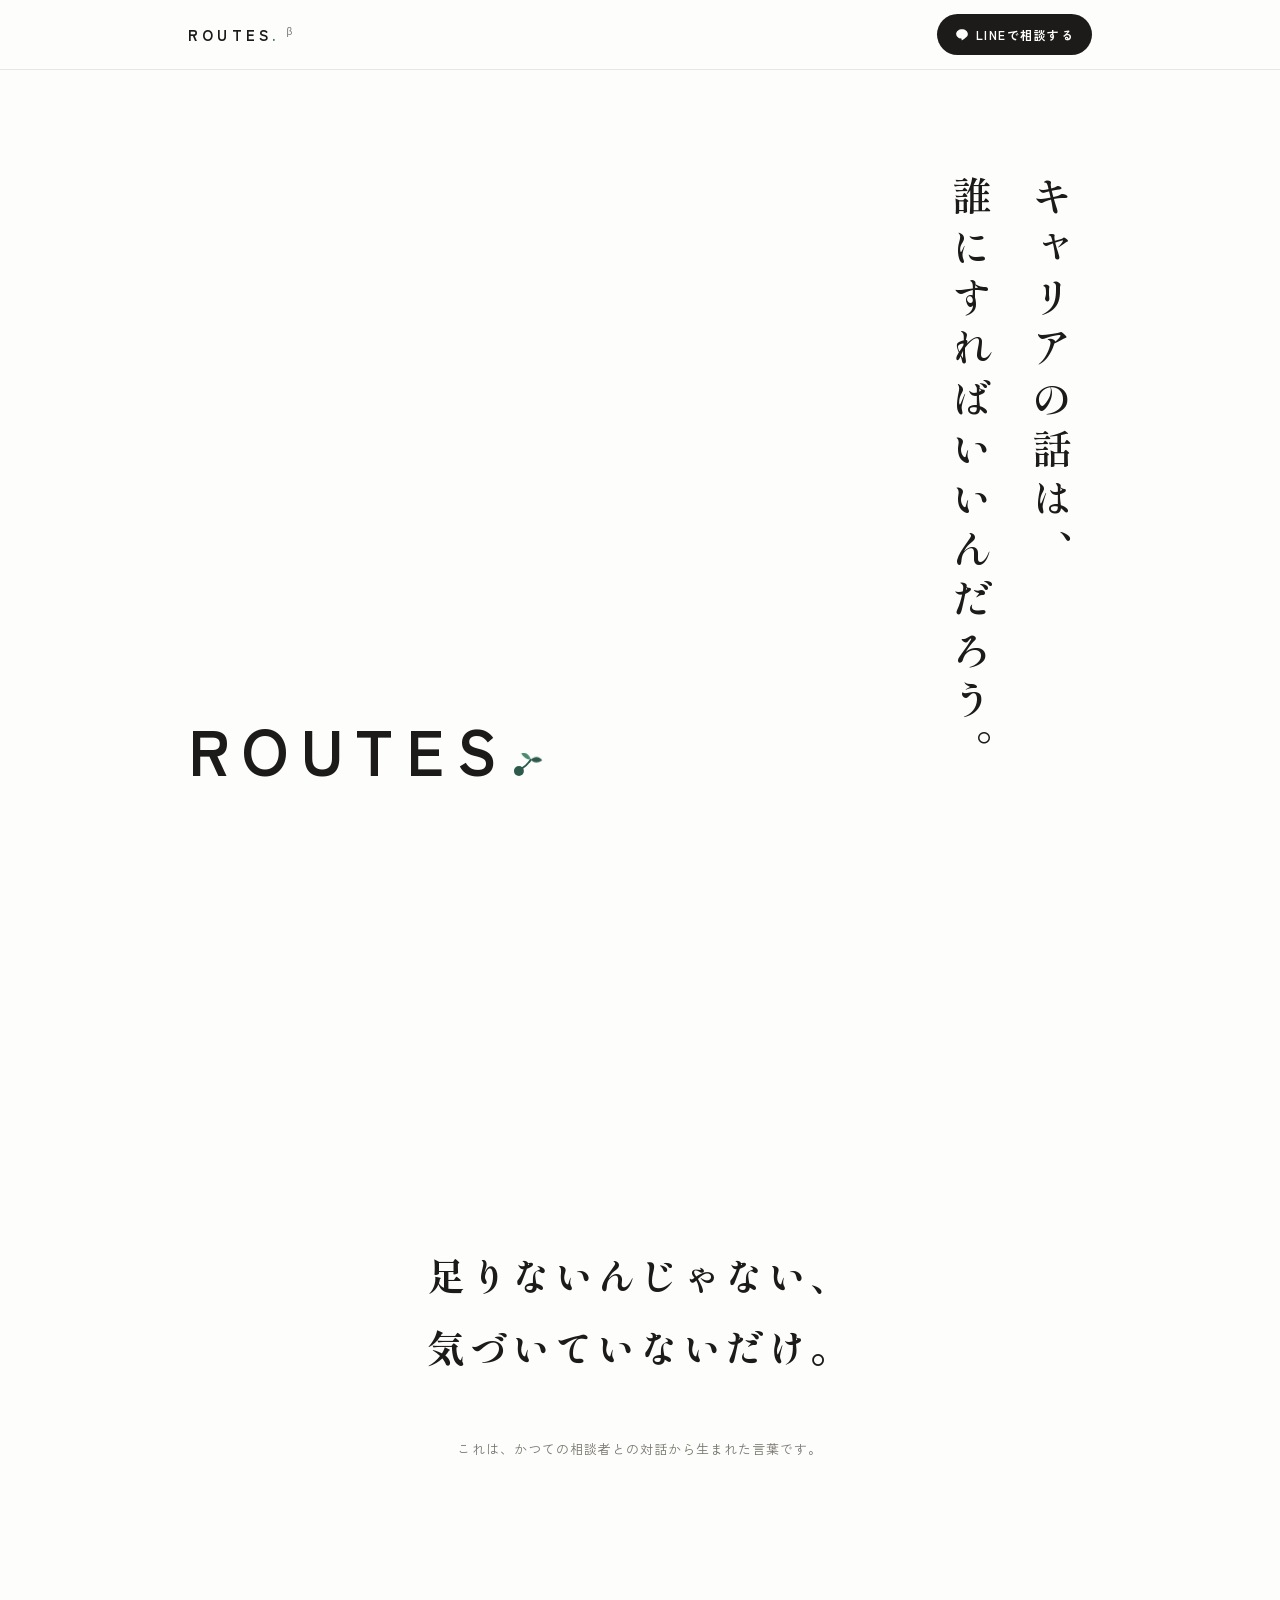
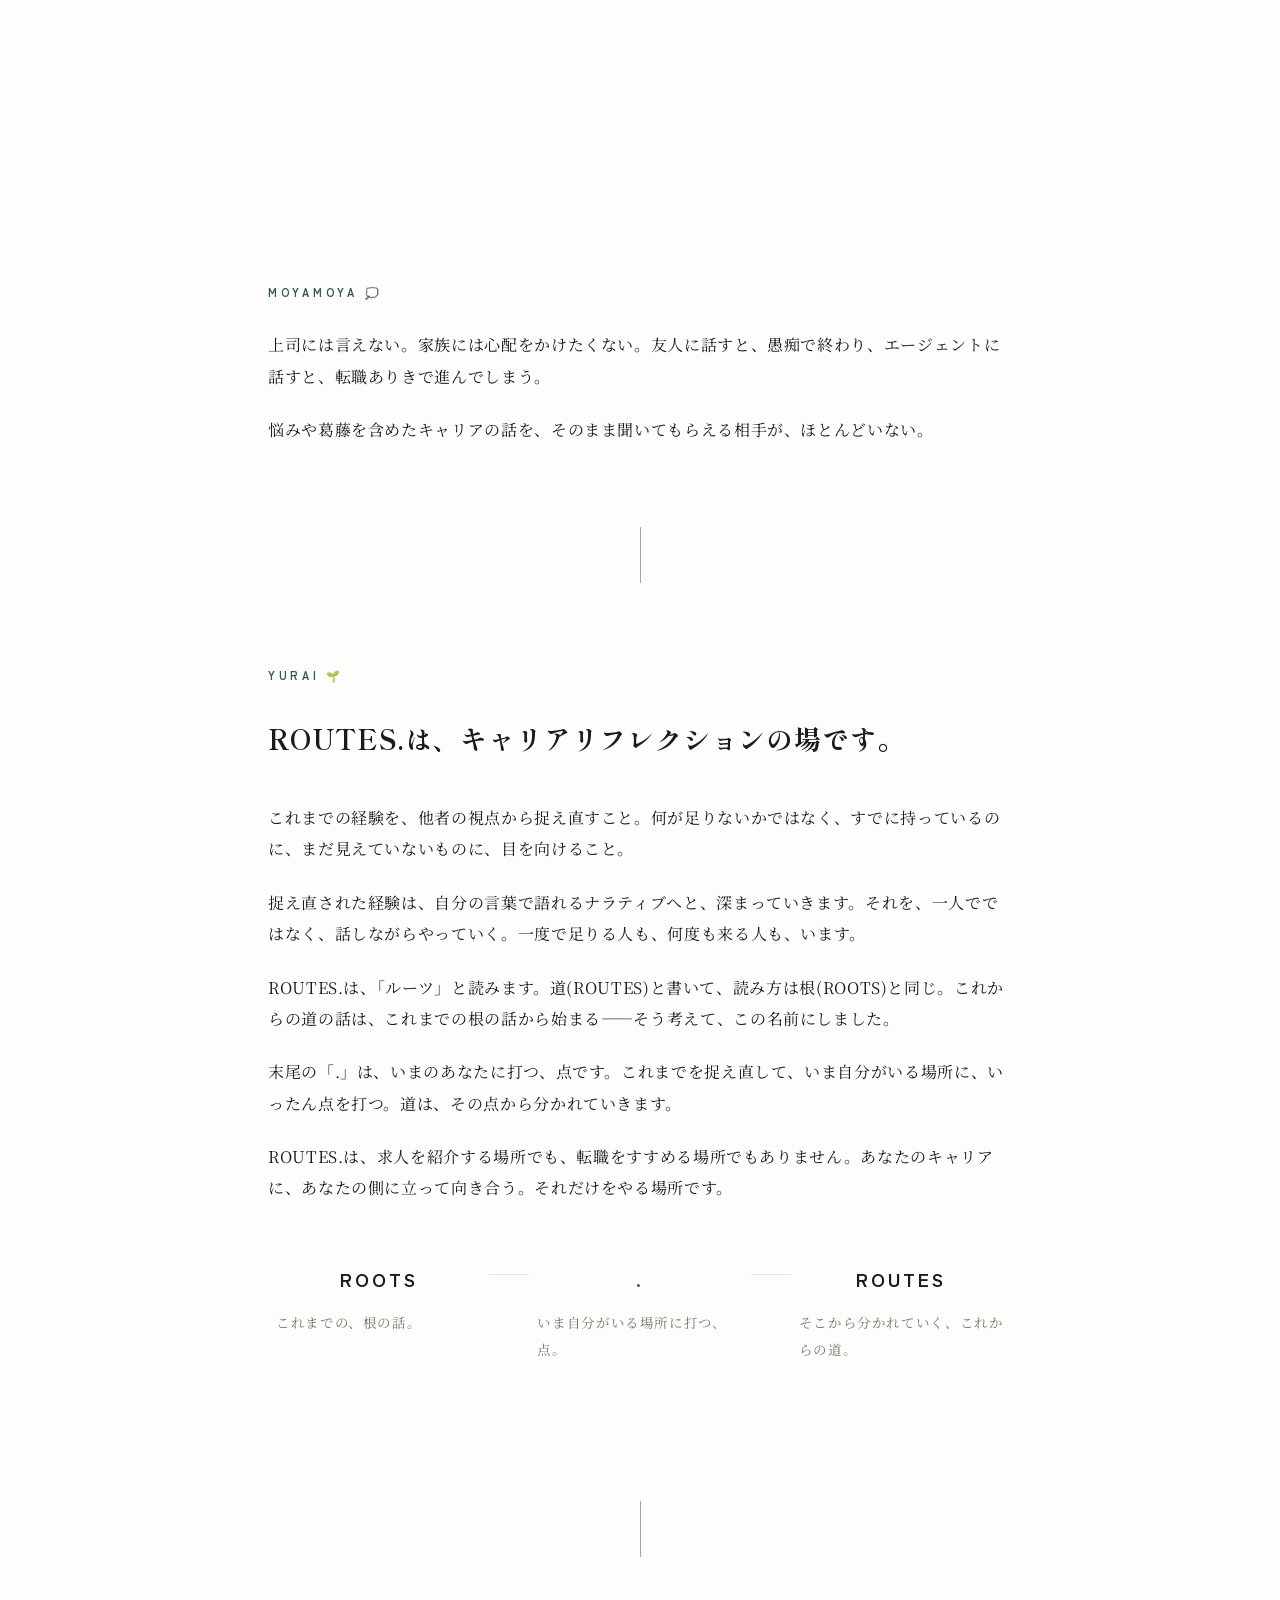
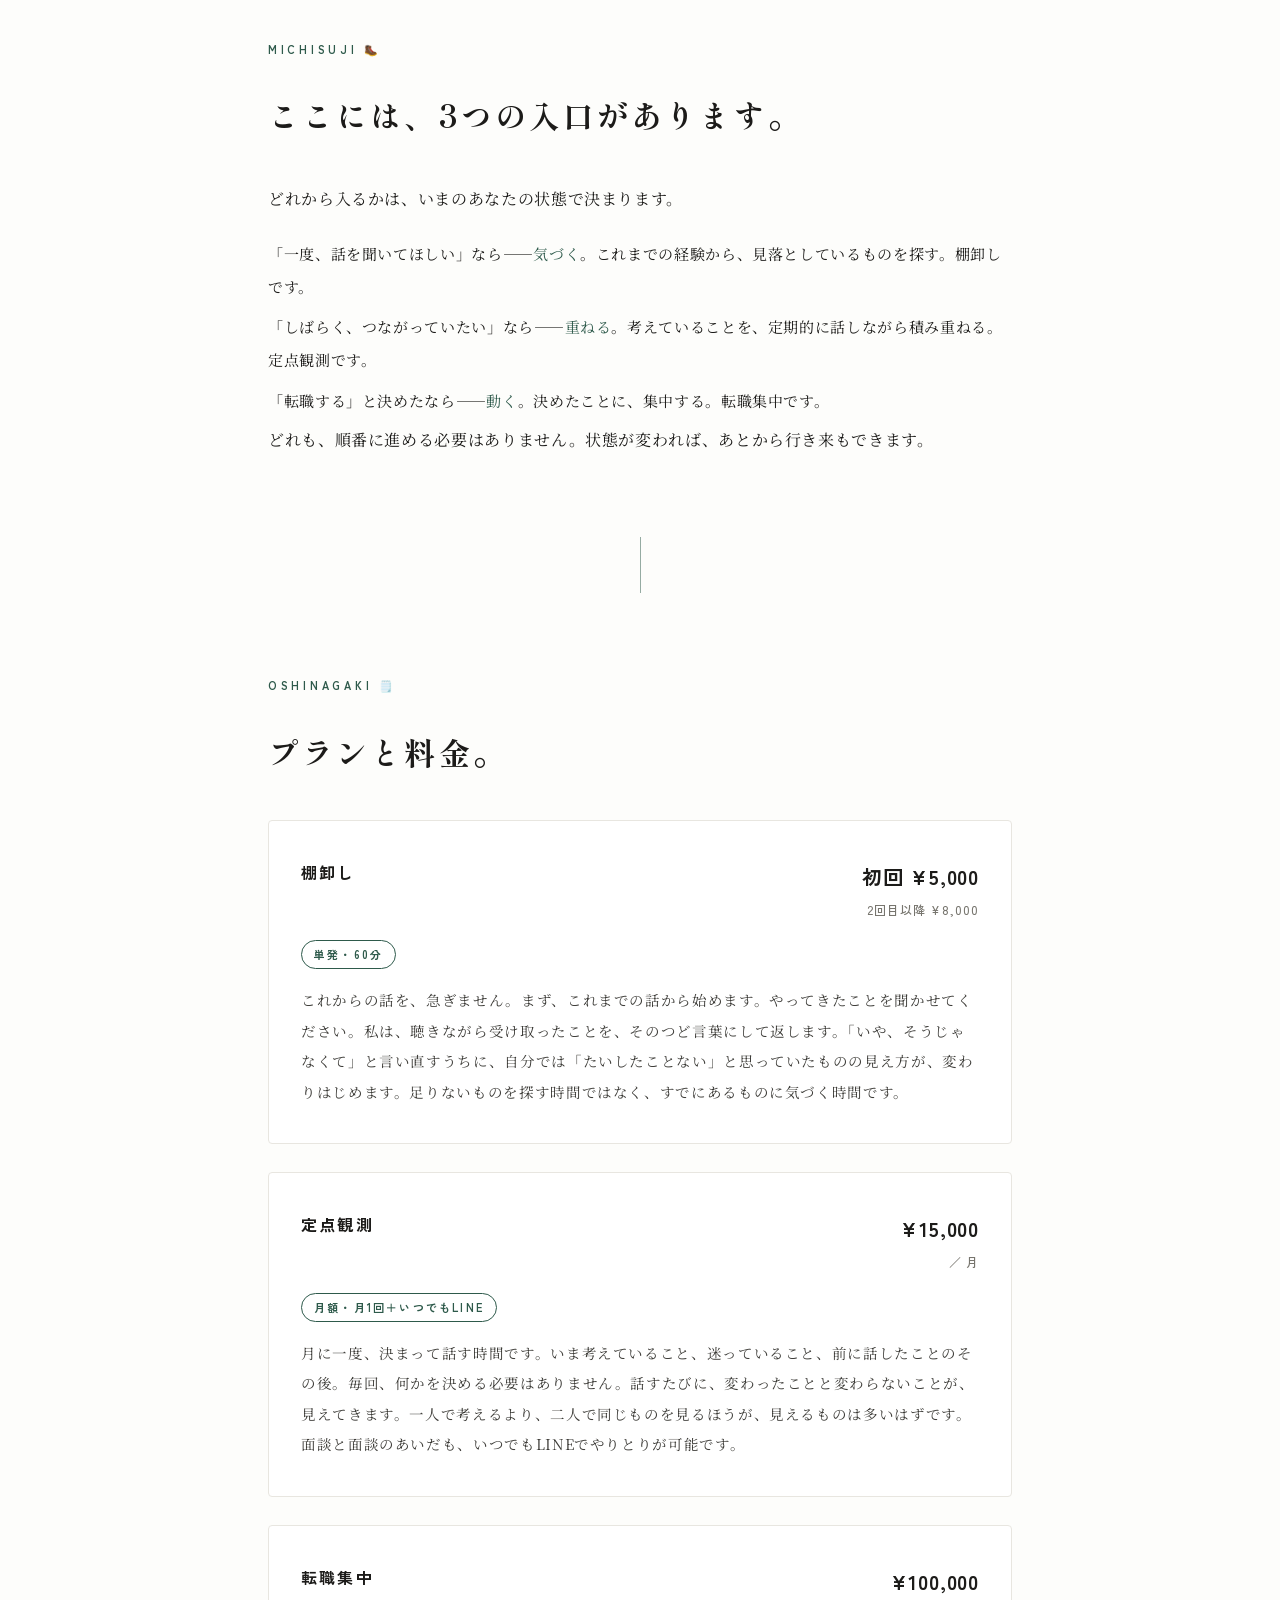
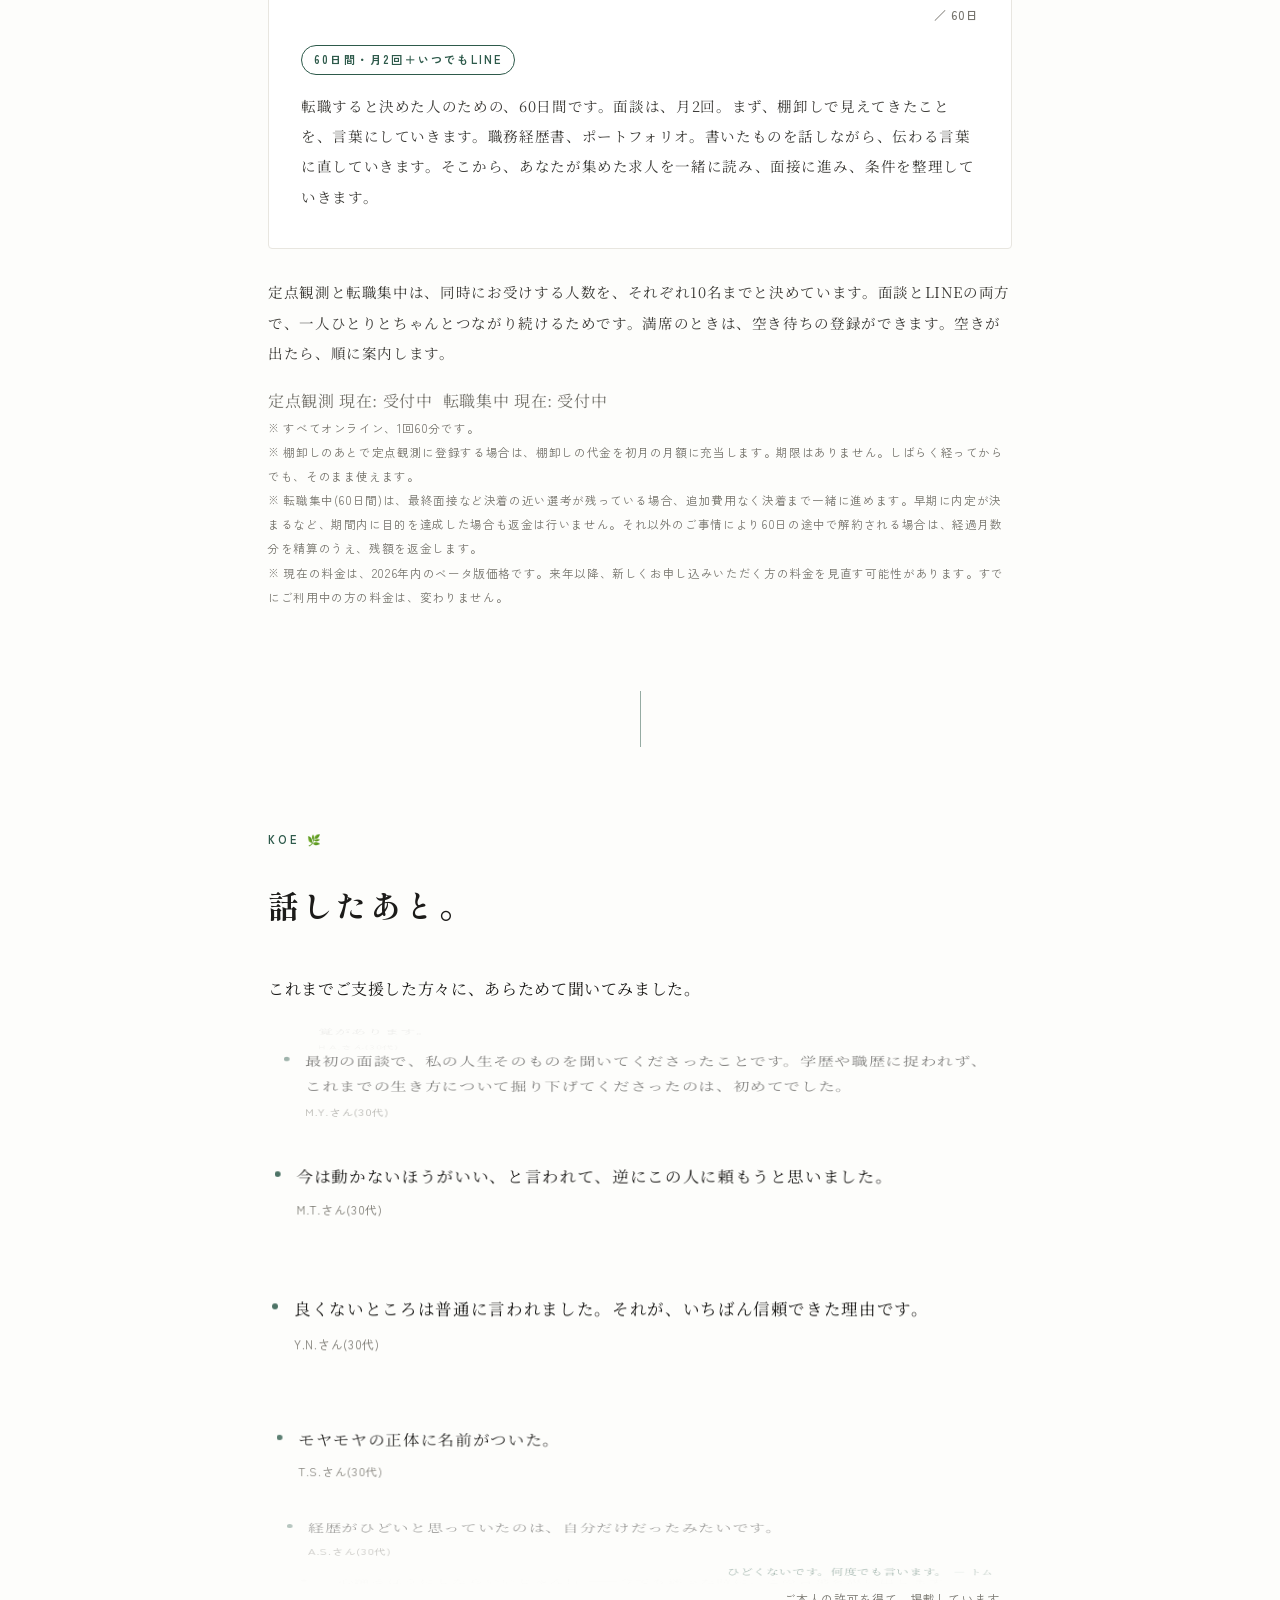
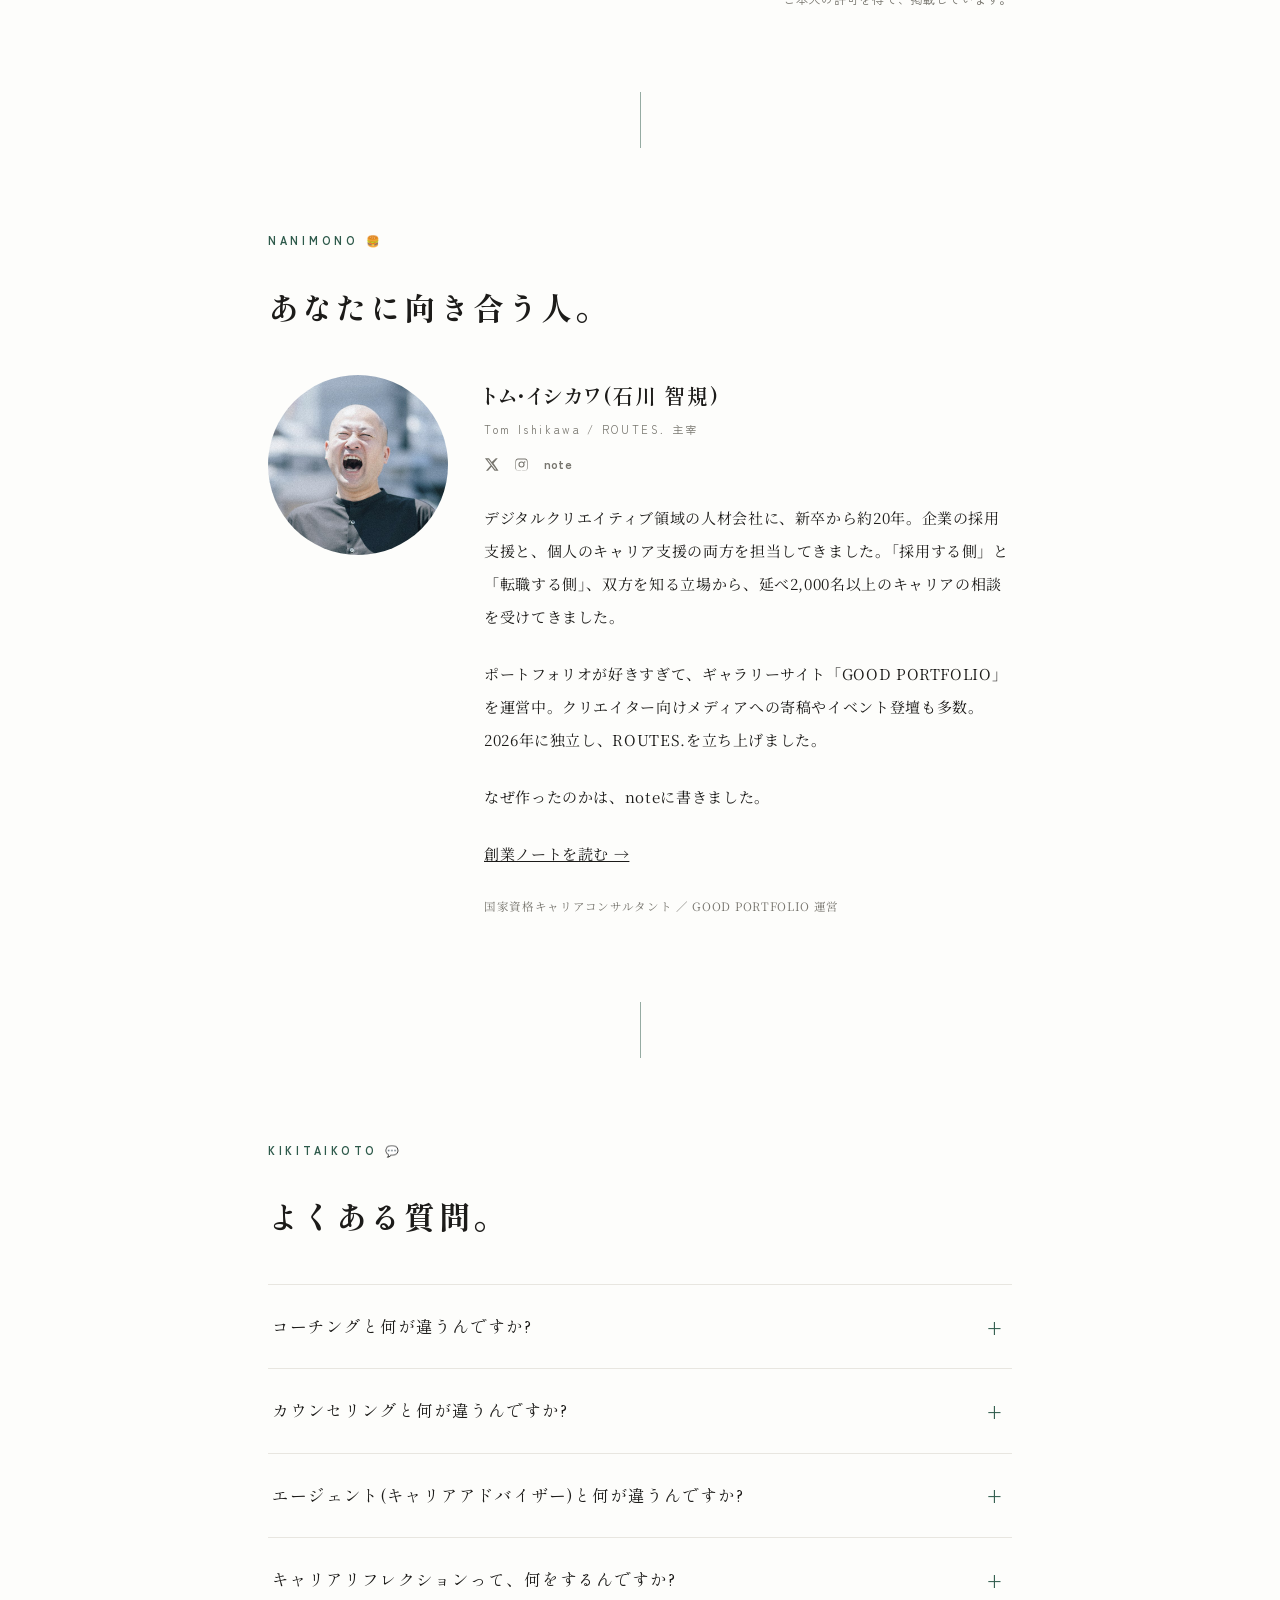
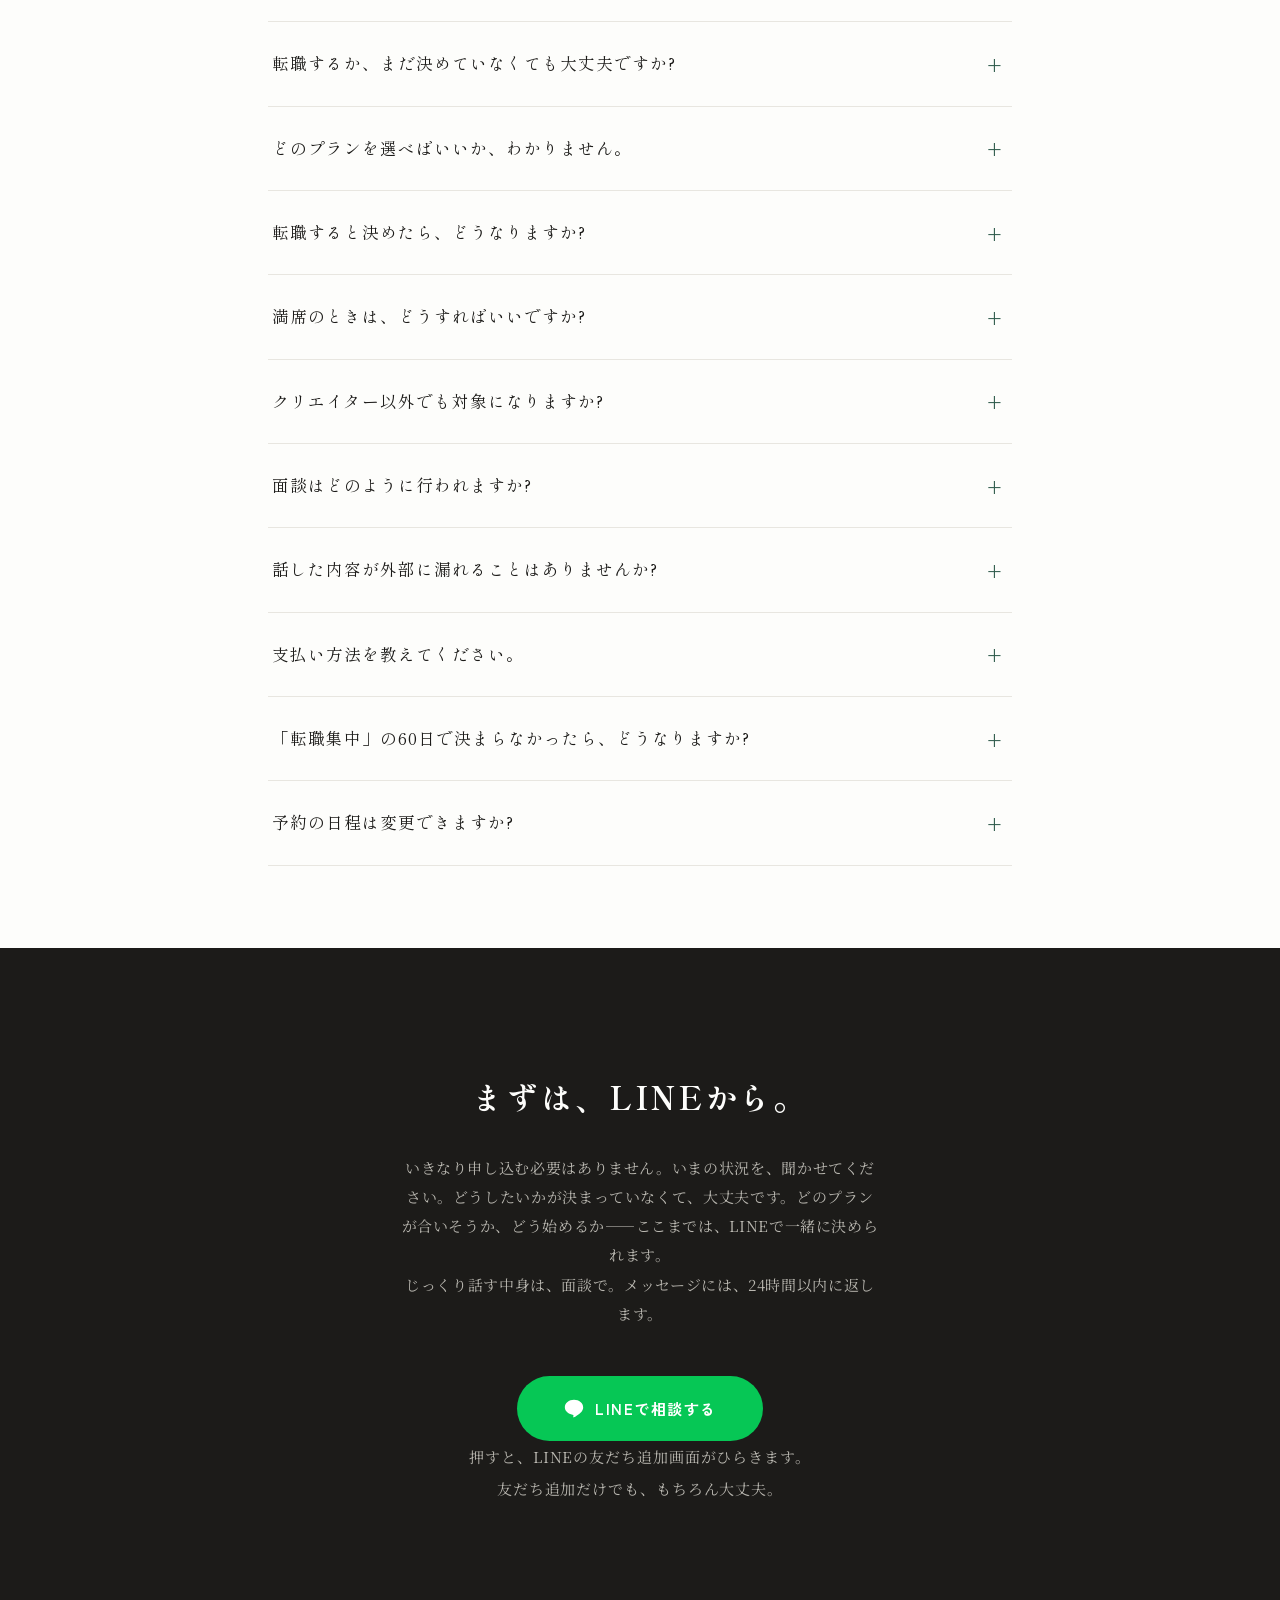
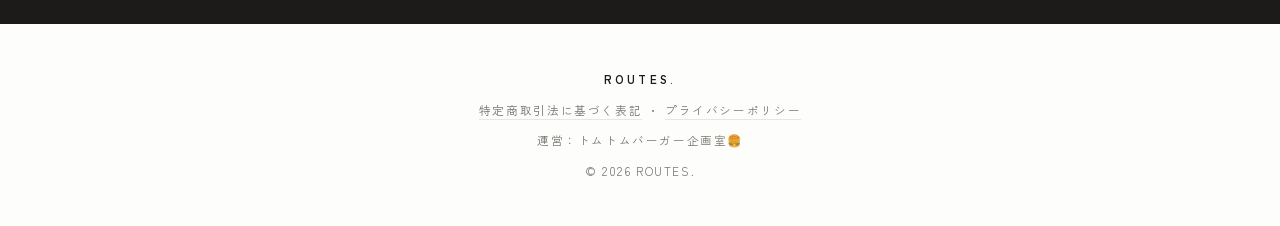
<file: index.html>
<!DOCTYPE html>
<!--
  ROUTES. index.html — version 2.0 (2026-07-21)
  変更概要:
    - v2.0 (2026-07-21): LP全面改修。確定稿v1.7反映(転回セクション新設/プラン名変更=棚卸し・定点観測・転職集中/
      FAQ19→14問に統廃合/申込フォーム廃止しLINE一本化/段落・行間の全体調整/ロゴ「.」位置修正/
      word-lineキャプション改訂/KOEリード文・件数表記の変更)
    - v1.x: 初期実装(ROUTES_LP実装差分仕様書_v1.0に基づく)
  次回更新時は、このコメントブロックの先頭に新しい版を追記してください(古い履歴は下に残す)。
-->
<html lang="ja">
<head>
<meta charset="UTF-8">
<meta name="viewport" content="width=device-width, initial-scale=1.0">
<title>ROUTES.(ルーツ)| キャリアリフレクションの場</title>
<meta name="description" content="キャリアの話は、誰にすればいいんだろう。ROUTES.は、これまでの経験をいまの視点から捉え直す、キャリアリフレクションの場です。求人は持たず、報酬は相談するあなたからだけ。まずは、LINEから。">
<meta property="og:title" content="ROUTES.(ルーツ)| キャリアリフレクションの場">
<meta property="og:description" content="キャリアの話は、誰にすればいいんだろう。ROUTES.は、これまでの経験をいまの視点から捉え直す、キャリアリフレクションの場です。求人は持たず、報酬は相談するあなたからだけ。まずは、LINEから。">
<meta property="og:type" content="website">
<link rel="icon" href="data:image/svg+xml,%3Csvg xmlns=%27http://www.w3.org/2000/svg%27 viewBox=%270 0 64 64%27%3E%3Ccircle cx=%2732%27 cy=%2730%27 r=%278%27 fill=%27%232E5A4B%27/%3E%3Cg stroke=%27%232E5A4B%27 stroke-width=%274%27 stroke-linecap=%27round%27 fill=%27none%27%3E%3Cpath d=%27M32 40 v12%27/%3E%3Cpath d=%27M30 41 c-2 6 -8 8 -11 11%27/%3E%3Cpath d=%27M34 41 c2 6 8 8 11 11%27/%3E%3Cpath d=%27M32 20 c0 -8 7 -8 12 -13%27/%3E%3C/g%3E%3C/svg%3E">
<link rel="preconnect" href="https://fonts.googleapis.com">
<link rel="preconnect" href="https://fonts.gstatic.com" crossorigin>
<link href="https://fonts.googleapis.com/css2?family=Shippori+Mincho:wght@500;600;700&family=Noto+Serif+JP:wght@400;500&family=Zen+Kaku+Gothic+New:wght@400;500;700&display=swap" rel="stylesheet">
<link rel="stylesheet" href="/routes-common.css">
<style>
:root{
  --paper:#FDFDFB;
  --ink:#1C1B19;
  --root-green:#2E5A4B;
  --ash:#77756E;
  --rule:#E8E6E0;
  --line-green:#06C755;
  --serif-display:"Shippori Mincho","Noto Serif JP",serif;
  --serif-body:"Noto Serif JP",serif;
  --sans:"Zen Kaku Gothic New",sans-serif;
}
*{margin:0;padding:0;box-sizing:border-box;}
html{scroll-behavior:smooth;}
@media (prefers-reduced-motion: reduce){
  html{scroll-behavior:auto;}
  .hero-logo .dot{animation:none;}
  .dot-sprout .stem{animation:none;stroke-dashoffset:0;}
  .dot-sprout .leaf{animation:none;transform:scale(1);}
}
body{
  background:var(--paper);
  color:var(--ink);
  font-family:var(--serif-body);
  font-size:16px;
  line-height:1.95;
  letter-spacing:0.04em;
  -webkit-font-smoothing:antialiased;
}
a{color:inherit;}
a:focus-visible,button:focus-visible{outline:2px solid var(--root-green);outline-offset:3px;}
.wrap{max-width:800px;margin:0 auto;padding:0 28px;}
section{padding:82px 0;}
.wrap>p{margin:0 0 1.4em;}
.wrap>p:last-of-type{margin-bottom:0;}


/* ---------- hero ---------- */
.hero{min-height:100svh;display:flex;align-items:center;padding:140px 0 90px;}
.hero-in{max-width:960px;margin:0 auto;padding:0 28px;width:100%;display:flex;justify-content:space-between;align-items:stretch;gap:40px;}
.hero-left{display:flex;flex-direction:column;justify-content:flex-end;}
.hero-logo{font-family:var(--sans);font-weight:700;font-size:clamp(40px,7vw,64px);letter-spacing:.2em;line-height:1;}
.hero-logo .dot{color:var(--root-green);position:relative;display:inline-block;
  animation:stamp .3s cubic-bezier(.34,1.56,.64,1) .9s backwards;}
@keyframes stamp{0%{opacity:0;transform:scale(2.2);}100%{opacity:1;transform:scale(1);}}
/* dot-sprout：「.」と芽を1枚の絵として一体描画。ズレが起きない構造。
   位置調整はこの1行だけでOK（vertical-alignの値だけで上下、widthだけで全体サイズ） */
.dot-sprout{width:.62em;height:.62em;display:inline-block;vertical-align:-.05em;}
.dot-sprout .stem{stroke-dasharray:20;stroke-dashoffset:20;animation:stemgrow .5s ease-out 1.7s forwards;}
@keyframes stemgrow{to{stroke-dashoffset:0;}}
.dot-sprout .leaf{transform:scale(0);transform-box:fill-box;animation:leafpop .45s cubic-bezier(.34,1.56,.64,1) forwards;}
.dot-sprout .leaf-l{transform-origin:100% 100%;animation-delay:2.1s;}
.dot-sprout .leaf-r{transform-origin:0% 100%;animation-delay:2.25s;}
@keyframes leafpop{to{transform:scale(1);}}
.hero-sub{font-family:var(--serif-display);font-size:14px;font-weight:600;letter-spacing:.3em;color:var(--ash);margin-top:22px;}
.hero-note{font-size:14px;color:var(--ash);margin-top:44px;max-width:24em;line-height:2.3;}
.hero-copy{
  writing-mode:vertical-rl;
  font-family:var(--serif-display);font-weight:600;
  font-size:clamp(26px,4.6vw,40px);
  letter-spacing:.26em;line-height:2;
  padding-top:6px;
}
.hero-copy em{font-style:normal;color:var(--root-green);}
@media(max-width:640px){
  .hero{padding:120px 0 70px;min-height:auto;}
  .hero-in{flex-direction:row-reverse;justify-content:space-between;gap:16px;}
  .hero-copy{font-size:24px;min-height:62svh;}
  .hero-left{justify-content:flex-end;}
  .hero-logo{font-size:36px;}
}

/* ---------- 転回 ---------- */
.tenkai{min-height:100svh;display:flex;align-items:center;justify-content:center;text-align:center;}
.tenkai-statement{font-family:var(--serif-display);font-weight:700;font-size:clamp(26px,4.4vw,38px);letter-spacing:.12em;line-height:1.9;}
.tenkai-origin{font-family:var(--sans);font-size:13px;color:var(--ash);letter-spacing:.08em;margin-top:40px;}
@media(max-width:640px){.tenkai{min-height:70svh;}}

/* ---------- typography ---------- */
.eyebrow{font-family:var(--sans);font-size:11px;font-weight:700;letter-spacing:.34em;color:var(--root-green);margin-bottom:26px;}
h2{font-family:var(--serif-display);font-weight:700;font-size:clamp(24px,4vw,31px);letter-spacing:.1em;line-height:1.9;margin-bottom:38px;}
.h2-fit{letter-spacing:.03em;}
@media(min-width:641px){.h2-fit{white-space:nowrap;font-size:clamp(20px,2.6vw,27px);}}
p+p{margin-top:1.6em;}
.divider{width:1px;height:56px;background:var(--root-green);margin:0 auto;opacity:.5;}

/* ---------- 問いかけ ---------- */
.qs{list-style:none;margin-top:10px;}
.qs li{padding:26px 0;border-bottom:1px solid var(--rule);font-family:var(--serif-display);font-size:17.5px;letter-spacing:.06em;line-height:2;}
.qs li:first-child{border-top:1px solid var(--rule);}
.after-qs{margin-top:42px;color:var(--ash);font-size:15px;}

/* ---------- 語義 ---------- */
.word-frame{border-top:1px solid var(--rule);border-bottom:1px solid var(--rule);padding:14px 0;margin:52px 0;}
.word{display:flex;align-items:baseline;gap:26px;padding:24px 4px;}
.word+.word{border-top:1px solid var(--rule);}
.word b{font-family:var(--sans);font-weight:700;font-size:19px;letter-spacing:.16em;min-width:120px;}
.word b.dotmark{color:var(--root-green);}
.word span{font-size:14.5px;color:var(--ash);line-height:2;}
@media(max-width:640px){.word{flex-direction:column;gap:6px;}.word b{min-width:0;}}

/* ---------- 特徴 ---------- */
.feats{margin-top:8px;}
.feat{padding:40px 0;border-bottom:1px solid var(--rule);}
.feat:first-child{border-top:1px solid var(--rule);}
.feat h3{font-family:var(--serif-display);font-weight:600;font-size:19px;letter-spacing:.08em;margin-bottom:14px;line-height:1.9;}
.feat p{font-size:15px;color:#3d3c38;}

/* ---------- プラン ---------- */
.plan{border:1px solid var(--rule);border-radius:4px;padding:36px 32px;margin-top:28px;background:#fff;}
.plan-head{display:flex;justify-content:space-between;align-items:flex-start;gap:16px;margin-bottom:16px;}
.plan h3{font-family:var(--sans);font-weight:700;font-size:16px;letter-spacing:.14em;}
.price{font-family:var(--sans);font-weight:700;font-size:20px;letter-spacing:.04em;}
.price{text-align:right;white-space:nowrap;}
.price small{display:block;font-size:12px;font-weight:500;color:var(--ash);letter-spacing:.08em;margin-top:2px;}
.plan p{font-size:14.5px;color:#3d3c38;line-height:2.1;}
.plan .tag{display:inline-block;font-family:var(--sans);font-size:11px;font-weight:700;letter-spacing:.2em;color:var(--root-green);border:1px solid var(--root-green);border-radius:999px;padding:3px 12px;margin-bottom:16px;}
.plan-note{font-family:var(--sans);font-size:11.5px;color:var(--ash);margin-top:26px;line-height:2.1;}
.capacity-note{margin-top:28px;}
.capacity-note>p:first-child{font-size:14.5px;color:#3d3c38;line-height:2.1;}
.capacity-status{margin-top:16px;display:flex;flex-wrap:wrap;gap:10px;}
.capacity-status .tag{color:var(--ash);border-color:var(--rule);margin-bottom:0;}

/* ---------- プロフィール ---------- */
.profile{display:flex;gap:36px;align-items:flex-start;margin-top:6px;}
.profile img{width:180px;height:180px;border-radius:50%;object-fit:cover;flex-shrink:0;}
.profile-body h3{font-family:var(--serif-display);font-weight:600;font-size:21px;letter-spacing:.08em;margin-bottom:4px;}
.profile-body .romaji{font-family:var(--sans);font-size:11px;letter-spacing:.24em;color:var(--ash);margin-bottom:10px;}
.profile-body h3{font-feature-settings:"palt";}
.psns{display:flex;gap:15px;align-items:center;margin:0 0 22px;}
.psns a{color:var(--ash);display:inline-flex;align-items:center;transition:color .3s;text-decoration:none;}
.psns a:hover{color:var(--root-green);}
.psns svg{width:15px;height:15px;fill:currentColor;}
.psns .notemark{font-family:var(--sans);font-size:12px;font-weight:700;letter-spacing:.02em;}
.profile-body p{font-size:15px;line-height:2.2;}
.profile-body p.profile-history{font-family:var(--serif-body);font-size:11.5px;letter-spacing:.06em;color:var(--ash);margin-top:24px;line-height:2.2;}
@media(max-width:640px){
  .profile{flex-direction:column;align-items:center;}
  .profile img{width:150px;height:150px;}
}

/* ---------- FAQ ---------- */
details{border-bottom:1px solid var(--rule);}
details:first-of-type{border-top:1px solid var(--rule);}
summary{
  cursor:pointer;list-style:none;padding:26px 34px 26px 4px;position:relative;
  font-family:var(--serif-display);font-size:16.5px;letter-spacing:.06em;line-height:1.9;
}
summary::-webkit-details-marker{display:none;}
summary::after{content:"+";position:absolute;right:8px;top:50%;transform:translateY(-50%);font-family:var(--sans);color:var(--root-green);font-size:18px;transition:transform .3s;}
details[open] summary::after{transform:translateY(-50%) rotate(45deg);}
details p{padding:0 4px 30px;font-size:14.5px;color:#3d3c38;}

/* ---------- CTA ---------- */
.cta{text-align:center;background:var(--ink);color:var(--paper);padding:120px 0;}
.cta h2{margin-bottom:26px;}
.cta .eyebrow{color:#8FBCAB;}
.cta p{font-size:15px;color:#b9b7b0;max-width:32em;margin:0 auto;}
.line-btn{
  display:inline-flex;align-items:center;gap:10px;
  margin-top:48px;background:var(--line-green);color:#fff;text-decoration:none;
  font-family:var(--sans);font-weight:700;font-size:15px;letter-spacing:.1em;
  padding:18px 46px;border-radius:999px;transition:opacity .3s;
}
.line-btn:hover{opacity:.85;}
.line-btn svg{width:22px;height:22px;fill:#fff;}
.cta-small{font-family:var(--serif-body);font-size:11.5px;letter-spacing:.06em;color:#8f8d86;margin-top:36px;line-height:2.1;}
.qr-box{display:none;}
@media(min-width:641px){.qr-box{display:block;margin-top:40px;}.qr-box img{width:132px;height:132px;background:#fff;padding:10px;border-radius:8px;}.qr-box p{font-family:var(--sans);font-size:11px;color:#8f8d86;margin-top:10px;}}



/* ---------- ROOTS→.→ROUTES 横化 ---------- */
.word-line{display:flex;align-items:flex-start;gap:0;margin:56px 0;border:0;}
.word-line .wl{flex:1;text-align:center;padding:0 8px;}
.word-line .wl b{display:block;font-family:var(--sans);font-weight:700;font-size:19px;letter-spacing:.16em;margin-bottom:12px;}
.word-line .wl b.dotmark{color:var(--root-green);}
.word-line .wl span{font-size:13.5px;color:var(--ash);line-height:2;display:block;text-align:left;}
.word-line .wl-joint{flex:0 0 40px;height:1px;background:var(--rule);margin-top:14px;}
@media(max-width:640px){
  .word-line{flex-direction:column;gap:0;margin:44px 0;}
  .word-line .wl{padding:0;text-align:left;}
  .word-line .wl b{margin-bottom:8px;}
  .word-line .wl-joint{flex:none;width:1px;height:32px;margin:16px 0 16px 9px;}
}

/* ---------- 道すじ（アーク） ---------- */
.arc-steps{display:flex;gap:0;margin:52px 0 36px;}
.arc-steps .arc-step{flex:1;text-align:center;padding:0 8px;}
.arc-steps b{display:block;font-family:var(--serif-display);font-weight:600;font-size:17px;letter-spacing:.1em;margin-bottom:8px;}
.arc-steps span{font-size:13px;color:var(--ash);line-height:1.9;display:block;}
.arc-note{font-size:15px;line-height:2.2;margin-bottom:.5em!important;}
.arc-note em{font-style:normal;color:var(--root-green);}
.arc-note:last-of-type{margin-bottom:1.4em!important;}
@media(max-width:640px){.arc-steps{flex-direction:column;gap:22px;text-align:left;}.arc-steps .arc-step{text-align:left;padding:0;}}

/* ---------- CTA補足 ---------- */
.btn-caption{font-family:var(--serif-body);font-size:11.5px;letter-spacing:.06em;color:#8f8d86;margin-top:24px;line-height:2.1;}
.cta-small a{color:#b9b7b0;text-underline-offset:3px;}


</style>
</head>
<body>

<header>
  <div class="header-in">
    <a class="logo" href="#top">ROUTES<span class="dot">.</span><span class="beta">&beta;</span></a>
    <a class="header-cta js-line" href="#contact"><svg viewBox="0 0 24 24" aria-hidden="true" style="width:14px;height:14px;fill:currentColor;"><path d="M12 2C6.48 2 2 5.64 2 10.13c0 4.03 3.58 7.4 8.41 8.04.33.07.77.22.89.5.1.26.07.66.03.92l-.14.86c-.04.26-.2 1 .88.55 1.08-.46 5.8-3.42 7.92-5.85C21.5 13.5 22 11.9 22 10.13 22 5.64 17.52 2 12 2z"/></svg>LINEで相談する</a>
  </div>
</header>

<!-- ヒーロー -->
<div class="hero" id="top">
  <div class="hero-in">
    <div class="hero-left">
      <div>
        <div class="hero-logo">ROUTES<span class="dot"><svg class="dot-sprout" viewBox="0 0 64 64" aria-hidden="true">
      <circle cx="16" cy="50" r="8" fill="currentColor"/>
      <path class="stem" d="M22 45 C26 43 30 39 35 32" stroke="currentColor" stroke-width="3" fill="none" stroke-linecap="round"/>
      <path class="leaf leaf-l" d="M35 32 C29.4 32.0 23.0 28.0 19.8 21.6 C25.4 20.0 32.6 21.6 35.0 32.0 Z" fill="#4A8A70"/>
      <path class="leaf leaf-r" d="M35 32 C39.0 36.8 46.2 38.4 53.4 32.8 C50.2 27.2 41.4 24.8 35.0 32.0 Z" fill="#2E5A4B"/>
    </svg></span></div>
      </div>
    </div>
    <div class="hero-copy">キャリアの話は、<br>誰にすればいいんだろう。</div>
  </div>
</div>

<!-- 転回 -->
<section class="tenkai">
  <div class="wrap reveal">
    <p class="tenkai-statement">足りないんじゃない、<br>気づいていないだけ。</p>
    <p class="tenkai-origin">これは、かつての相談者との対話から生まれた言葉です。</p>
  </div>
</section>

<!-- 問いかけ -->
<section>
  <div class="wrap reveal">
    <div class="eyebrow">MOYAMOYA 💭</div>
    <p>上司には言えない。家族には心配をかけたくない。友人に話すと、愚痴で終わり、エージェントに話すと、転職ありきで進んでしまう。</p>
    <p>悩みや葛藤を含めたキャリアの話を、そのまま聞いてもらえる相手が、ほとんどいない。</p>
  </div>
</section>

<div class="divider"></div>

<!-- ROUTES.とは -->
<section>
  <div class="wrap reveal">
    <div class="eyebrow">YURAI 🌱</div>
    <h2 class="h2-fit">ROUTES.は、キャリアリフレクションの場です。</h2>
    <p>これまでの経験を、他者の視点から捉え直すこと。何が足りないかではなく、すでに持っているのに、まだ見えていないものに、目を向けること。</p>
    <p>捉え直された経験は、自分の言葉で語れるナラティブへと、深まっていきます。それを、一人でではなく、話しながらやっていく。一度で足りる人も、何度も来る人も、います。</p>
    <p>ROUTES.は、「ルーツ」と読みます。道(ROUTES)と書いて、読み方は根(ROOTS)と同じ。これからの道の話は、これまでの根の話から始まる——そう考えて、この名前にしました。</p>
    <p>末尾の「.」は、いまのあなたに打つ、点です。これまでを捉え直して、いま自分がいる場所に、いったん点を打つ。道は、その点から分かれていきます。</p>
    <p>ROUTES.は、求人を紹介する場所でも、転職をすすめる場所でもありません。あなたのキャリアに、あなたの側に立って向き合う。それだけをやる場所です。</p>
    <div class="word-line">
      <div class="wl"><b>ROOTS</b><span>これまでの、根の話。</span></div>
      <div class="wl-joint" aria-hidden="true"></div>
      <div class="wl"><b class="dotmark">.</b><span>いま自分がいる場所に打つ、点。</span></div>
      <div class="wl-joint" aria-hidden="true"></div>
      <div class="wl"><b>ROUTES</b><span>そこから分かれていく、これからの道。</span></div>
    </div>
  </div>
</section>

<div class="divider"></div>

<!-- 特徴 -->
<!-- 道すじ -->
<section>
  <div class="wrap reveal">
    <div class="eyebrow">MICHISUJI 🥾</div>
    <h2>ここには、3つの入口があります。</h2>
    <p>どれから入るかは、いまのあなたの状態で決まります。</p>
    <p class="arc-note">「一度、話を聞いてほしい」なら——<em>気づく</em>。これまでの経験から、見落としているものを探す。棚卸しです。</p>
    <p class="arc-note">「しばらく、つながっていたい」なら——<em>重ねる</em>。考えていることを、定期的に話しながら積み重ねる。定点観測です。</p>
    <p class="arc-note">「転職する」と決めたなら——<em>動く</em>。決めたことに、集中する。転職集中です。</p>
    <p>どれも、順番に進める必要はありません。状態が変われば、あとから行き来もできます。</p>
  </div>
</section>

<div class="divider"></div>

<!-- プラン -->
<section>
  <div class="wrap reveal">
    <div class="eyebrow">OSHINAGAKI 🗒️</div>
    <h2>プランと料金。</h2>

    <div class="plan">
      <div class="plan-head"><h3>棚卸し</h3><div class="price">初回 ¥5,000<small>2回目以降 ¥8,000</small></div></div>
      <span class="tag">単発・60分</span>
      <p>これからの話を、急ぎません。まず、これまでの話から始めます。やってきたことを聞かせてください。私は、聴きながら受け取ったことを、そのつど言葉にして返します。「いや、そうじゃなくて」と言い直すうちに、自分では「たいしたことない」と思っていたものの見え方が、変わりはじめます。足りないものを探す時間ではなく、すでにあるものに気づく時間です。</p>
    </div>

    <div class="plan">
      <div class="plan-head"><h3>定点観測</h3><div class="price">¥15,000<small>／ 月</small></div></div>
      <span class="tag">月額・月1回＋いつでもLINE</span>
      <p>月に一度、決まって話す時間です。いま考えていること、迷っていること、前に話したことのその後。毎回、何かを決める必要はありません。話すたびに、変わったことと変わらないことが、見えてきます。一人で考えるより、二人で同じものを見るほうが、見えるものは多いはずです。面談と面談のあいだも、いつでもLINEでやりとりが可能です。</p>
    </div>

    <div class="plan">
      <div class="plan-head"><h3>転職集中</h3><div class="price">¥100,000<small>／ 60日</small></div></div>
      <span class="tag">60日間・月2回＋いつでもLINE</span>
      <p>転職すると決めた人のための、60日間です。面談は、月2回。まず、棚卸しで見えてきたことを、言葉にしていきます。職務経歴書、ポートフォリオ。書いたものを話しながら、伝わる言葉に直していきます。そこから、あなたが集めた求人を一緒に読み、面接に進み、条件を整理していきます。</p>
    </div>

    <div class="capacity-note">
      <p>定点観測と転職集中は、同時にお受けする人数を、それぞれ10名までと決めています。面談とLINEの両方で、一人ひとりとちゃんとつながり続けるためです。満席のときは、空き待ちの登録ができます。空きが出たら、順に案内します。</p>
      <p class="capacity-status"><span class="tag">定点観測 現在: 受付中</span><span class="tag">転職集中 現在: 受付中</span></p>
    </div>

    <p class="plan-note">※ すべてオンライン、1回60分です。<br>※ 棚卸しのあとで定点観測に登録する場合は、棚卸しの代金を初月の月額に充当します。期限はありません。しばらく経ってからでも、そのまま使えます。<br>※ 転職集中(60日間)は、最終面接など決着の近い選考が残っている場合、追加費用なく決着まで一緒に進めます。早期に内定が決まるなど、期間内に目的を達成した場合も返金は行いません。それ以外のご事情により60日の途中で解約される場合は、経過月数分を精算のうえ、残額を返金します。<br>※ 現在の料金は、2026年内のベータ版価格です。来年以降、新しくお申し込みいただく方の料金を見直す可能性があります。すでにご利用中の方の料金は、変わりません。</p>
  </div>
</section>

<div class="divider"></div>

<!-- ============================================================
  声セクション「話したあと。」
  ▼ 実物の声への差し替え：<li class="koe"> の中身を書き換えるだけ
  ▼ 声の追加：<li class="koe"> をコピーして増やすだけ（JSが自動で高さを計算します）。増減時は.koe-countの件数表記も忘れず更新
  ▼ トムの返し：<p class="koe-tom"> は任意。不要ならその行ごと削除
============================================================ -->
<section class="koe-section" id="koe">
  <style>
    .koe-section{padding:82px 0;}
    .koe-count{font-family:var(--sans);font-size:12px;color:var(--ash);letter-spacing:.08em;margin-top:44px;}
    .koe-stage{position:relative;height:560px;overflow:hidden;cursor:grab;touch-action:pan-y;perspective:1100px;margin-top:20px;}
    .koe-stage.is-grabbing{cursor:grabbing;}
    .koe-list{list-style:none;margin:0;padding:0;}
    .koe{position:absolute;left:26px;right:4px;will-change:transform,opacity;backface-visibility:hidden;opacity:0;}
    .koe::before{content:"";position:absolute;left:-22px;top:11px;width:6px;height:6px;border-radius:50%;background:var(--root-green);opacity:.85;}
    .koe blockquote{font-family:var(--serif-body);font-size:16.5px;line-height:2.05;letter-spacing:.04em;margin:0 0 6px;}
    .koe-meta{font-family:var(--sans);font-size:12px;color:var(--ash);letter-spacing:.06em;margin:0;}
    .koe-tom{font-size:13px;line-height:1.8;color:var(--root-green);margin:7px 0 0;text-align:right;}
    .koe-tom::after{content:"　― トム";font-size:11.5px;opacity:.75;}
    .koe-note{font-family:var(--sans);font-size:12px;color:var(--ash);letter-spacing:.06em;margin:26px 0 0;text-align:right;}
    @media (prefers-reduced-motion: reduce), (max-width: 640px){
      .koe-stage{height:auto;overflow:visible;perspective:none;cursor:default;touch-action:auto;}
      .koe{position:static;opacity:1!important;transform:none!important;margin-bottom:40px;padding-left:24px;}
      .koe::before{left:4px;}
    }
  </style>
  <div class="wrap reveal">
    <div class="eyebrow">KOE 🌿</div>
    <h2>話したあと。</h2>
    <p>これまでご支援した方々に、あらためて聞いてみました。</p>
    <div class="koe-stage" id="koeStage">
      <ol class="koe-list" id="koeList">
        <li class="koe">
          <blockquote>最初の面談で、私の人生そのものを聞いてくださったことです。学歴や職歴に捉われず、これまでの生き方について掘り下げてくださったのは、初めてでした。</blockquote>
          <p class="koe-meta">M.Y.さん(30代)</p>
        </li>
        <li class="koe">
          <blockquote>今は動かないほうがいい、と言われて、逆にこの人に頼もうと思いました。</blockquote>
          <p class="koe-meta">M.T.さん(30代)</p>
        </li>
        <li class="koe">
          <blockquote>良くないところは普通に言われました。それが、いちばん信頼できた理由です。</blockquote>
          <p class="koe-meta">Y.N.さん(30代)</p>
        </li>
        <li class="koe">
          <blockquote>モヤモヤの正体に名前がついた。</blockquote>
          <p class="koe-meta">T.S.さん(30代)</p>
        </li>
        <li class="koe">
          <blockquote>経歴がひどいと思っていたのは、自分だけだったみたいです。</blockquote>
          <p class="koe-meta">A.S.さん(30代)</p>
          <p class="koe-tom">ひどくないです。何度でも言います。</p>
        </li>
        <li class="koe">
          <blockquote>「心踊るほうにしたらいいじゃん!」——今でも迷った時に、この言葉を思い出します。</blockquote>
          <p class="koe-meta">N.K.さん(30代)</p>
        </li>
        <li class="koe">
          <blockquote>あの時、転職するという判断を見送って続けたからこそ、濃い経験を積むことができました。</blockquote>
          <p class="koe-meta">M.N.さん(20代)</p>
        </li>
        <li class="koe">
          <blockquote>アドバイスというのとは違って、自分で整理して、自分で決めていく時間を作ってくれました。</blockquote>
          <p class="koe-meta">R.H.さん(20代)</p>
        </li>
        <li class="koe">
          <blockquote>自分の言語化をすごくサポートしてもらえたので、方向性がクリアになって、迷いが減りました。</blockquote>
          <p class="koe-meta">S.F.さん(20代)</p>
        </li>
        <li class="koe">
          <blockquote>親戚のお兄ちゃんみたいな印象です。腹を割って話してくださるので、こちらもすぐに腹の中をさらけ出せる。</blockquote>
          <p class="koe-meta">S.Y.さん(30代)</p>
        </li>
        <li class="koe">
          <blockquote>転職だけでなく、職場での受け答えや姿勢——面談で得たことは、働いている中で活き続けています。</blockquote>
          <p class="koe-meta">T.M.さん(30代)</p>
        </li>
        <li class="koe">
          <blockquote>「転職は流れものなので」という言葉。内心焦りがあった時に、かなり効きました。</blockquote>
          <p class="koe-meta">K.K.さん(30代)</p>
        </li>
        <li class="koe">
          <blockquote>UIデザイナーに向いていると言われて——今では、あの時それを見極めてもらえたことが本当にすごいと思っています。</blockquote>
          <p class="koe-meta">K.F.さん(30代)</p>
        </li>
        <li class="koe">
          <blockquote>エージェントを利用する・しないに関係なく、自分にとって一番良い選択肢を考えてくださったことが印象に残っています。</blockquote>
          <p class="koe-meta">S.K.さん(20代)</p>
        </li>
        <li class="koe">
          <blockquote>「さすが、ディレクター経験がありますね!」と言っていただいたところから、いまもその経験を活かしています。</blockquote>
          <p class="koe-meta">R.H.さん(40代)</p>
        </li>
        <li class="koe">
          <blockquote>とりあえず転職先を見つけましょう、ではなく、もう少し先を見据えた視点で相談できたので、入社してからのズレがなく居られています。</blockquote>
          <p class="koe-meta">A.O.さん(40代)</p>
        </li>
        <li class="koe">
          <blockquote>キャリアに迷うことがあっても、自分の中のトムさんが出てきて、冷静な意見をくれる感覚があります。</blockquote>
          <p class="koe-meta">H.A.さん(30代)</p>
        </li>
      </ol>
    </div>
    <p class="koe-note">ご本人の許可を得て、掲載しています。</p>
  </div>
  <script>
  (function(){
    if (window.matchMedia('(prefers-reduced-motion: reduce)').matches) return;
    if (window.matchMedia('(max-width: 640px)').matches) return;
    var stage = document.getElementById('koeStage');
    if (!stage) return;
    var els = Array.prototype.slice.call(document.querySelectorAll('#koeList .koe'));
    var N = els.length;
    if (N < 4){ els.forEach(function(el){ el.style.position='static'; el.style.opacity=1; el.style.marginBottom='40px'; }); return; }
    var R = 280, GAP = 40, STEP = 0.40, mid, PXI, heights = [];
    function measure(){
      mid = stage.clientHeight / 2;
      var maxH = 0;
      els.forEach(function(el, i){
        el.style.transform = 'none'; el.style.opacity = 0;
        heights[i] = el.offsetHeight;
        if (heights[i] > maxH) maxH = heights[i];
      });
      STEP = Math.min(0.52, (maxH + GAP) / R);
      PXI = R * STEP;
    }
    var pos = 0, vel = 0, autoSpeed = 1/8, autoMix = 1, hovering = false, dragging = false;
    var startY = 0, startPos = 0, lastY = 0, lastT = 0, dragVel = 0;
    function render(){
      for (var i = 0; i < N; i++){
        var d = ((i - pos) % N + N) % N;
        if (d > N/2) d -= N;
        var th = d * STEP;
        if (Math.abs(th) > 1.55){ els[i].style.opacity = 0; els[i].style.transform = 'translate3d(0,-2000px,0)'; continue; }
        var c = Math.cos(th);
        var y = mid + R * Math.sin(th) - heights[i] / 2;
        var op = Math.abs(th) <= 0.45 ? 1 : Math.max(0, Math.pow(Math.max(0, c / Math.cos(0.45)), 1.6));
        els[i].style.transform = 'translate3d(0,' + y.toFixed(1) + 'px,0) rotateX(' + (-th * 44).toFixed(1) + 'deg) scale(' + (0.92 + 0.08 * c).toFixed(3) + ')';
        els[i].style.opacity = Math.min(1, op).toFixed(3);
      }
    }
    var prev = performance.now();
    function loop(now){
      var dt = Math.min(0.05, (now - prev) / 1000); prev = now;
      var targetMix = (hovering || dragging) ? 0 : 1;
      autoMix += (targetMix - autoMix) * Math.min(1, dt * 3);
      if (!dragging){
        pos += autoSpeed * autoMix * dt + vel * dt;
        vel *= Math.exp(-dt * 2.2);
        if (Math.abs(vel) < 0.001) vel = 0;
      }
      render();
      requestAnimationFrame(loop);
    }
    stage.addEventListener('pointerenter', function(){ hovering = true; });
    stage.addEventListener('pointerleave', function(){ hovering = false; });
    stage.addEventListener('pointerdown', function(e){
      dragging = true; startY = lastY = e.clientY; startPos = pos;
      lastT = performance.now(); dragVel = 0; vel = 0;
      stage.classList.add('is-grabbing'); stage.setPointerCapture(e.pointerId);
    });
    stage.addEventListener('pointermove', function(e){
      if(!dragging) return;
      pos = startPos - (e.clientY - startY) / PXI;
      var t = performance.now(); var dtm = Math.max(8, t - lastT);
      dragVel = -(e.clientY - lastY) / PXI / (dtm / 1000);
      lastY = e.clientY; lastT = t;
    });
    stage.addEventListener('pointerup', function(){
      dragging = false;
      vel = Math.max(-4, Math.min(4, dragVel * 0.55));
      stage.classList.remove('is-grabbing');
    });
    var rt;
    window.addEventListener('resize', function(){ clearTimeout(rt); rt = setTimeout(function(){ measure(); render(); }, 200); });
    measure(); render(); requestAnimationFrame(loop);
  })();
  </script>
</section>

<div class="divider"></div>

<!-- プロフィール -->
<section>
  <div class="wrap reveal">
    <div class="eyebrow">NANIMONO 🍔</div>
    <h2>あなたに向き合う人。</h2>
    <div class="profile">
      <img src="[data-uri]" alt="トム・イシカワ(石川 智規)の写真">
      <div class="profile-body">
        <h3>トム・イシカワ(石川 智規)</h3>
        <div class="romaji">Tom Ishikawa / ROUTES. 主宰</div>
        <p class="psns">
          <a href="https://x.com/tomonorix0805" target="_blank" rel="noopener" aria-label="X（旧Twitter）"><svg viewBox="0 0 24 24" aria-hidden="true"><path d="M18.9 2H22l-6.8 7.8L23.2 22h-6.3l-4.9-6.4L6.4 22H3.2l7.3-8.3L1.5 2h6.5l4.4 5.9L18.9 2zm-1.1 18h1.7L7.1 3.9H5.3L17.8 20z"/></svg></a>
          <a href="https://www.instagram.com/tomonopics0805/" target="_blank" rel="noopener" aria-label="Instagram"><svg viewBox="0 0 24 24" aria-hidden="true"><path d="M12 2.2c3.2 0 3.6 0 4.9.1 1.2.1 1.8.2 2.2.4.6.2 1 .5 1.4.9.4.4.7.8.9 1.4.2.4.4 1 .4 2.2.1 1.3.1 1.7.1 4.9s0 3.6-.1 4.9c-.1 1.2-.2 1.8-.4 2.2-.2.6-.5 1-.9 1.4-.4.4-.8.7-1.4.9-.4.2-1 .4-2.2.4-1.3.1-1.7.1-4.9.1s-3.6 0-4.9-.1c-1.2-.1-1.8-.2-2.2-.4-.6-.2-1-.5-1.4-.9-.4-.4-.7-.8-.9-1.4-.2-.4-.4-1-.4-2.2C2.2 15.6 2.2 15.2 2.2 12s0-3.6.1-4.9c.1-1.2.2-1.8.4-2.2.2-.6.5-1 .9-1.4.4-.4.8-.7 1.4-.9.4-.2 1-.4 2.2-.4C8.4 2.2 8.8 2.2 12 2.2zm0 1.8c-3.1 0-3.5 0-4.8.1-1.1.1-1.5.2-1.9.3-.5.2-.8.4-1.1.7-.3.3-.5.6-.7 1.1-.1.4-.3.8-.3 1.9-.1 1.3-.1 1.7-.1 4.8s0 3.5.1 4.8c.1 1.1.2 1.5.3 1.9.2.5.4.8.7 1.1.3.3.6.5 1.1.7.4.1.8.3 1.9.3 1.3.1 1.7.1 4.8.1s3.5 0 4.8-.1c1.1-.1 1.5-.2 1.9-.3.5-.2.8-.4 1.1-.7.3-.3.5-.6.7-1.1.1-.4.3-.8.3-1.9.1-1.3.1-1.7.1-4.8s0-3.5-.1-4.8c-.1-1.1-.2-1.5-.3-1.9-.2-.5-.4-.8-.7-1.1-.3-.3-.6-.5-1.1-.7-.4-.1-.8-.3-1.9-.3-1.3-.1-1.7-.1-4.8-.1zm0 3.1a4.9 4.9 0 110 9.8 4.9 4.9 0 010-9.8zm0 1.8a3.1 3.1 0 100 6.2 3.1 3.1 0 000-6.2zm5.1-2.2a1.15 1.15 0 110 2.3 1.15 1.15 0 010-2.3z"/></svg></a>
          <a href="https://note.com/tomonoriishikawa" target="_blank" rel="noopener" aria-label="note"><span class="notemark">note</span></a>
        </p>
        <p>デジタルクリエイティブ領域の人材会社に、新卒から約20年。企業の採用支援と、個人のキャリア支援の両方を担当してきました。「採用する側」と「転職する側」、双方を知る立場から、延べ2,000名以上のキャリアの相談を受けてきました。</p>
        <p>ポートフォリオが好きすぎて、ギャラリーサイト「GOOD PORTFOLIO」を運営中。クリエイター向けメディアへの寄稿やイベント登壇も多数。2026年に独立し、ROUTES.を立ち上げました。</p>
        <p>なぜ作ったのかは、noteに書きました。</p>
        <!-- TODO(トム): 創業note公開後、下のhref="#"を実URLに差し替え -->
        <p><a href="#" class="founder-note-link" target="_blank" rel="noopener">創業ノートを読む →</a></p>
        <p class="profile-history">国家資格キャリアコンサルタント ／ GOOD PORTFOLIO 運営</p>
      </div>
    </div>
  </div>
</section>

<div class="divider"></div>

<!-- FAQ -->
<section>
  <div class="wrap reveal">
    <div class="eyebrow">KIKITAIKOTO 💬</div>
    <h2>よくある質問。</h2>
    <details>
      <summary>コーチングと何が違うんですか?</summary>
      <p>コーチングは、問いかけによって本人の中から答えを引き出し、自分で走れるようになることをめざす手法です。ここが違うのは、二つ。私は問いかけるだけでなく、意見も解釈も言います。そして、走れるようになったら終わり、にはしません。走れるようになっても、また戻ってきていい場所です。</p>
    </details>
    <details>
      <summary>カウンセリングと何が違うんですか?</summary>
      <p>治療や回復のための場所ではありません。これまでのキャリアを、いまの視点で捉え直すための場所です。話の聞き方そのものは近いところもあります。</p>
    </details>
    <details>
      <summary>エージェント(キャリアアドバイザー)と何が違うんですか?</summary>
      <p>エージェントは、契約している企業の求人を紹介する仕事です。転職が決まれば、企業から報酬が入ります。ROUTES.は、その仕組みの外にいます。契約している企業はなく、求人も持っていません。転職が決まっても、企業から報酬は入りません。料金は、相談するあなたから受け取ります。だから「今は動かないほうがいい」と言うこともあります。実際に、そう言われて、逆にこの人に頼もうと思った、という声もあります。</p>
    </details>
    <details>
      <summary>キャリアリフレクションって、何をするんですか?</summary>
      <p>リフレクション(reflection)は、「振り返り」と訳されることが多い言葉です。ただ、反省会のことではありません。もともとは、経験をそのままにせず、あとから意味を問い直すこと——経験を学びに変える行為を指します。ROUTES.では、これをキャリアでやります。これまでの経験を、いまの視点から捉え直す。まずは棚卸しで、やってきたことを聞かせてください。</p>
    </details>
    <details>
      <summary>転職するか、まだ決めていなくても大丈夫ですか?</summary>
      <p>もちろんです。むしろ「決める前」が、いちばん価値のあるタイミングだと考えています。話した結果「今は動かない」という結論になることも普通にありますし、それも良い結論です。実際に、話した結果、転職を見送る結論になった方もいます。</p>
    </details>
    <details>
      <summary>どのプランを選べばいいか、わかりません。</summary>
      <p>いまの状態で選んでください。一度話を聞いてほしいなら棚卸し、しばらくつながっていたいなら定点観測、転職すると決めたなら転職集中です。迷ったら、LINEでいまの状況を聞かせてください。</p>
      <p><strong>定点観測(月額)から、直接始められますか?</strong><br>はい。棚卸しを経由せずに登録できます。その場合、初月は棚卸しの面談から始めます。どちらの入口から入っても、同じ道に合流します。</p>
    </details>
    <details>
      <summary>転職すると決めたら、どうなりますか?</summary>
      <p>定点観測の月額をいったん止めて、転職集中(60日)に切り替えます。二重払いにはなりません。60日が終わったら、定点観測に戻るのが標準の流れです。戻るとき、席がないということはありません——一度つながった方が戻る道は、定員の外に確保しています。</p>
      <p><strong>定点観測は、いつでもやめられますか?</strong><br>いつでもやめられます。区切りは月末です。また始めたくなったら、いつでも戻ってこられます。</p>
    </details>
    <details>
      <summary>満席のときは、どうすればいいですか?</summary>
      <p>空き待ちの登録ができます。LINEから「空き待ち希望」と送ってください。空きが出たら、登録順にご案内します。ご案内まで、こちらから急かすことはありません。</p>
    </details>
    <details>
      <summary>クリエイター以外でも対象になりますか?</summary>
      <p>はい。デザイナーやエンジニアなど、クリエイティブ領域がいちばんの得意分野ですが、棚卸しと捉え直しは、職種を問わずできます。</p>
    </details>
    <details>
      <summary>面談はどのように行われますか?</summary>
      <p>オンラインで、1回60分です。申込後、予約ページから都合の良い日程を選べます(LINEでの相談も大丈夫です)。面談後には、話した内容・気づき・次のアクションをまとめた面談メモをお渡しします。</p>
      <p><strong>面談の前に、何か準備は必要ですか?</strong><br>特別な準備は不要です。経歴書やポートフォリオがあればレビューできますが、なくても大丈夫です。手ぶらで、いまの気持ちだけ持ってきてください。</p>
      <p><strong>うまく話せるか、不安です。</strong><br>話がまとまっていなくて大丈夫です。まとまっていない状態から始めるのが、棚卸しです。</p>
    </details>
    <details>
      <summary>話した内容が外部に漏れることはありませんか?</summary>
      <p>ありません。お話しいただいた内容は、あなたと私だけの秘密です🤫 所属企業や第三者に伝えることは一切ありません。</p>
      <p><strong>個人情報は、どう扱われますか?</strong><br>プライバシーポリシーにまとめています。<a href="/privacy.html">プライバシーポリシーを見る →</a></p>
    </details>
    <details>
      <summary>支払い方法を教えてください。</summary>
      <p>クレジットカード決済に対応しています。棚卸しは申込みフォームからそのままお支払いいただけます。定点観測・転職集中も、それぞれの申込みフォームからお手続きいただけます。お支払いについてご事情がある場合は、お気軽にご相談ください。</p>
    </details>
    <details>
      <summary>「転職集中」の60日で決まらなかったら、どうなりますか?</summary>
      <p>最終面接など、決着の近い選考が残っている場合は、そこまで一緒にやります。追加の費用はありません。選考がまだ途中の段階であれば、60日でいったん区切らせてください。続きも集中してやりたい、という場合は、あらためて転職集中のお申し込みをお願いしています。いったん立ち止まって、定点観測に切り替える方もいます。早期に内定が決まるなど、期間内に目的を達成した場合は、返金はいたしかねます。合わないと感じるなど、それ以外のご事情で途中解約される場合は、経過した月数分の精算のうえ、残額を返金します。</p>
    </details>
    <details>
      <summary>予約の日程は変更できますか?</summary>
      <p>はい。LINEで事前に連絡してください。日程は柔軟に調整します。</p>
    </details>
  </div>
</section>

<!-- CTA -->
<section class="cta" id="contact">
  <div class="wrap reveal">
    <h2>まずは、LINEから。</h2>
    <p>いきなり申し込む必要はありません。いまの状況を、聞かせてください。どうしたいかが決まっていなくて、大丈夫です。どのプランが合いそうか、どう始めるか——ここまでは、LINEで一緒に決められます。</p>
    <p>じっくり話す中身は、面談で。メッセージには、24時間以内に返します。</p>
    <a class="line-btn js-line" href="#contact">
      <svg viewBox="0 0 24 24" aria-hidden="true"><path d="M12 2C6.48 2 2 5.64 2 10.13c0 4.03 3.58 7.4 8.41 8.04.33.07.77.22.89.5.1.26.07.66.03.92l-.14.86c-.04.26-.2 1 .88.55 1.08-.46 5.8-3.42 7.92-5.85C21.5 13.5 22 11.9 22 10.13 22 5.64 17.52 2 12 2z"/></svg>
      LINEで相談する
    </a>
    <p class="btn-caption">押すと、LINEの友だち追加画面がひらきます。<br>友だち追加だけでも、もちろん大丈夫。</p>
  </div>
</section>

<footer>
  <p class="flogo">ROUTES<span class="dot">.</span></p>
  <p class="flinks"><a href="/tokushoho.html">特定商取引法に基づく表記</a> ・ <a href="/privacy.html">プライバシーポリシー</a></p>
  <p>運営：トムトムバーガー企画室🍔</p>
  <p>&copy; 2026 ROUTES.</p>
</footer>

<script>
// LINE公式アカウントのURLをここで一括設定(1箇所直すだけで全ボタンに反映されます)
const LINE_URL = "https://line.me/R/ti/p/@682ijyfy";
if (LINE_URL) {
  document.querySelectorAll(".js-line").forEach(a => { a.href = LINE_URL; a.target = "_blank"; a.rel = "noopener"; });
}
</script>
</body>
</html>
</file>
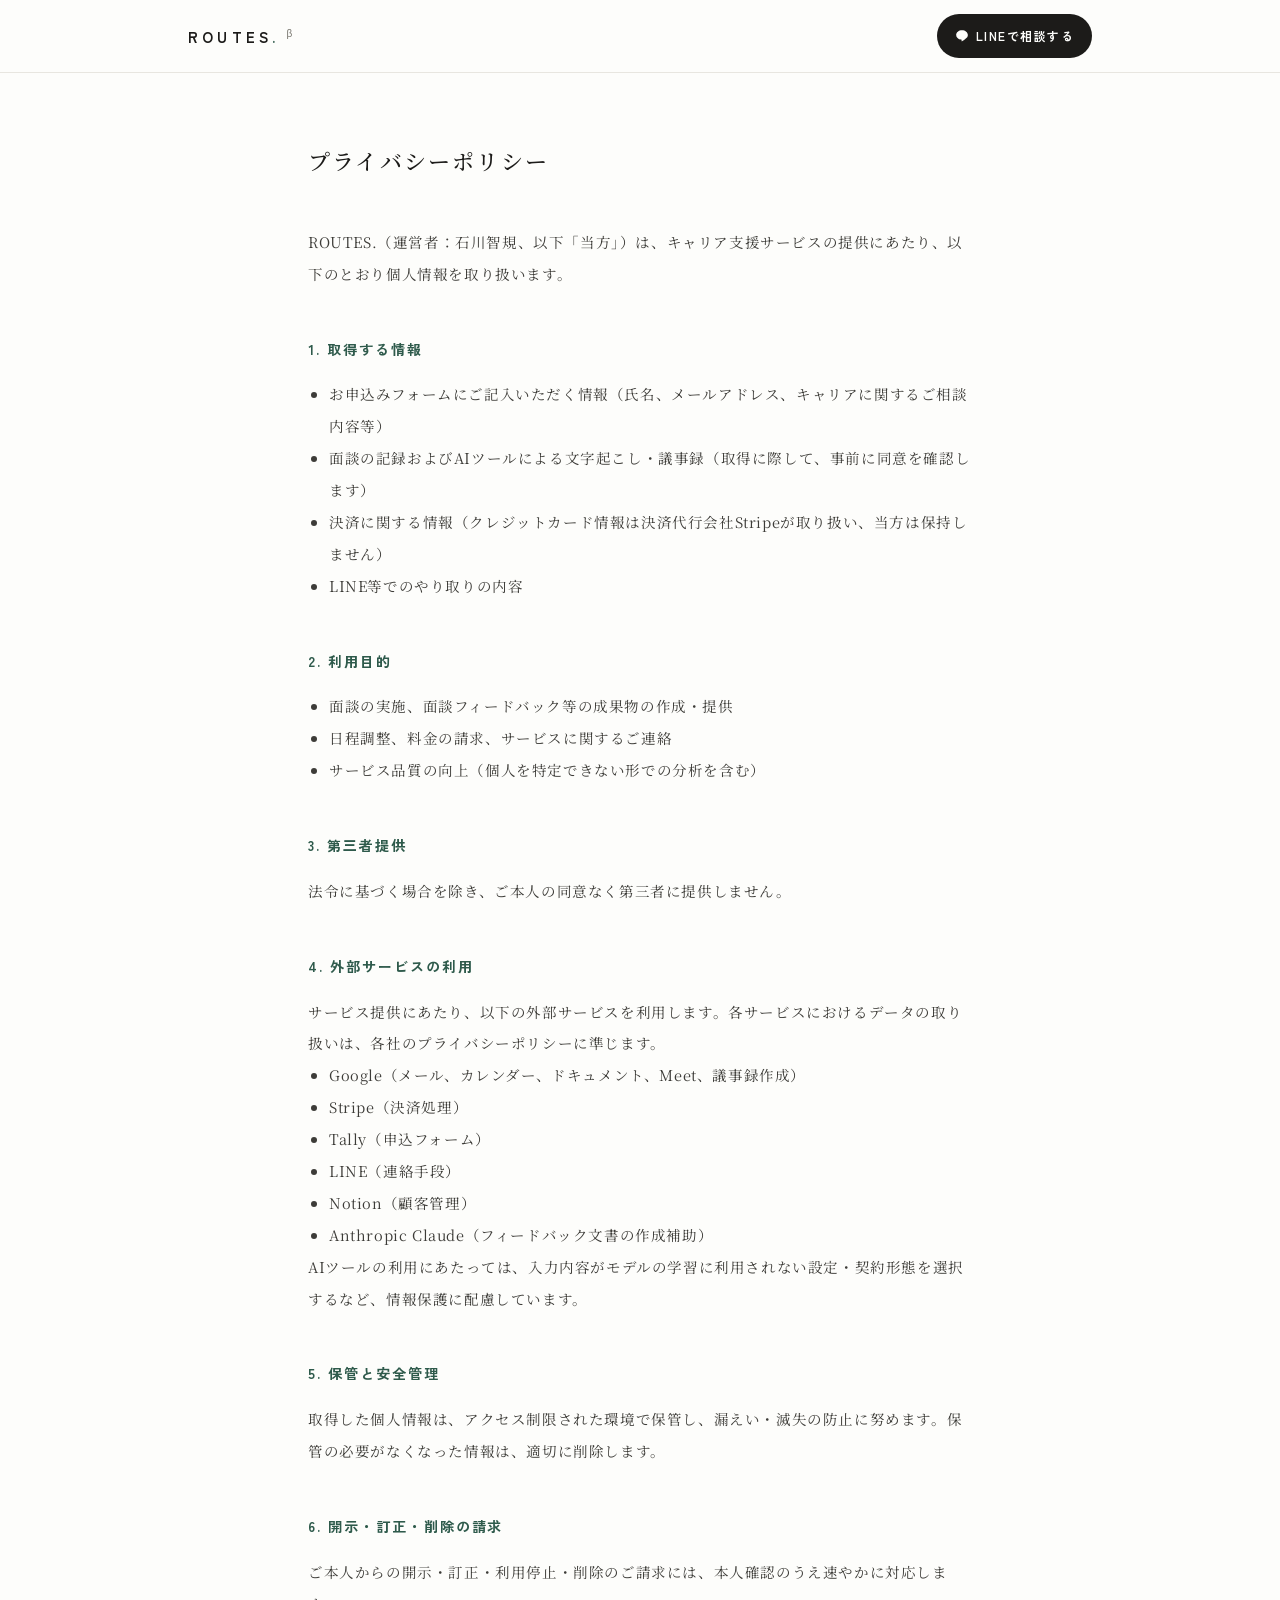
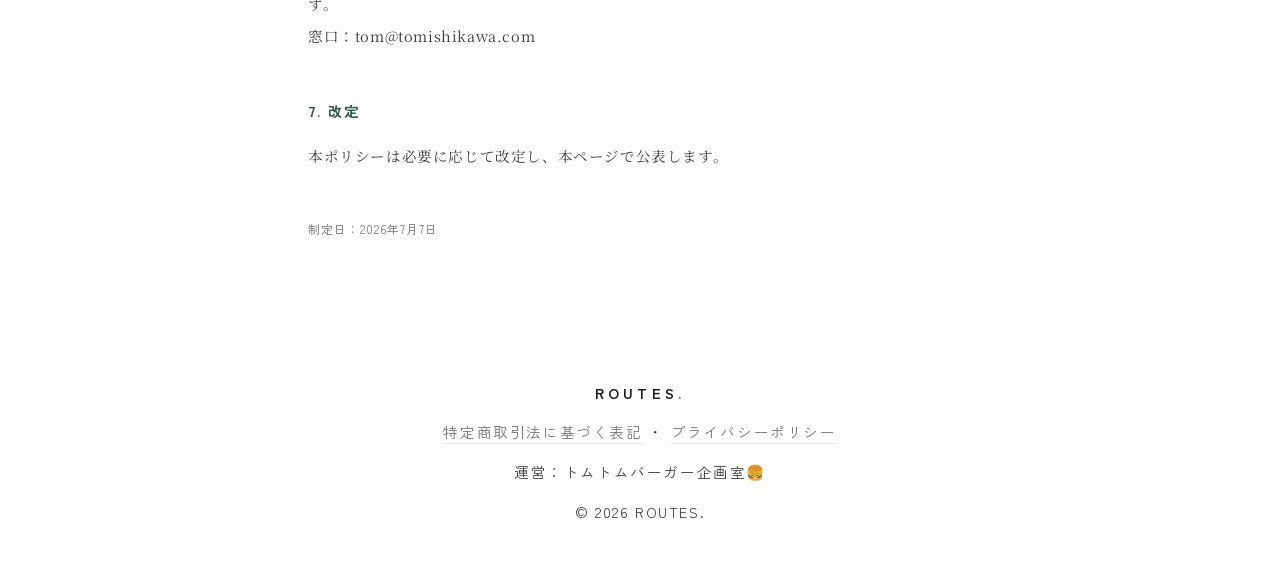
<file: privacy.html>
<!DOCTYPE html>
<html lang="ja">
<head>
<meta charset="UTF-8">
<meta name="viewport" content="width=device-width, initial-scale=1.0">
<title>プライバシーポリシー | ROUTES.</title>
<meta name="robots" content="noindex">
<link rel="icon" href="data:image/svg+xml,%3Csvg xmlns=%27http://www.w3.org/2000/svg%27 viewBox=%270 0 64 64%27%3E%3Ccircle cx=%2732%27 cy=%2732%27 r=%2712%27 fill=%27%232E5A4B%27/%3E%3C/svg%3E">
<link rel="preconnect" href="https://fonts.googleapis.com">
<link rel="preconnect" href="https://fonts.gstatic.com" crossorigin>
<link href="https://fonts.googleapis.com/css2?family=Noto+Serif+JP:wght@400;500&family=Zen+Kaku+Gothic+New:wght@500;700&display=swap" rel="stylesheet">
<link rel="stylesheet" href="/routes-common.css">
<style>
*{margin:0;padding:0;box-sizing:border-box;}
body{background:#FDFDFB;color:#1C1B19;font-family:"Noto Serif JP",serif;font-size:15px;line-height:2.2;letter-spacing:.04em;-webkit-font-smoothing:antialiased;}
main{max-width:720px;margin:0 auto;padding:140px 28px 90px;}
h1{font-size:22px;font-weight:500;letter-spacing:.1em;line-height:1.9;margin-bottom:44px;}
h2{font-family:"Zen Kaku Gothic New",sans-serif;font-size:14px;font-weight:700;letter-spacing:.14em;margin:44px 0 14px;color:#2E5A4B;}
p,li{color:#3d3c38;font-size:14.5px;}
ul{padding-left:1.4em;}
table{width:100%;border-collapse:collapse;font-size:14px;}
th,td{text-align:left;padding:16px 8px;border-bottom:1px solid #E8E6E0;vertical-align:top;line-height:2;}
th{font-family:"Zen Kaku Gothic New",sans-serif;font-weight:700;font-size:12.5px;letter-spacing:.1em;color:#77756E;width:34%;white-space:nowrap;}
.updated{font-family:"Zen Kaku Gothic New",sans-serif;font-size:12px;color:#77756E;margin-top:44px;letter-spacing:.08em;}
a{color:inherit;}
</style>
</head>
<body>
<header>
  <div class="header-in">
    <a class="logo" href="/">ROUTES<span class="dot">.</span><span class="beta">&beta;</span></a>
    <a class="header-cta" href="https://line.me/R/ti/p/@682ijyfy" target="_blank" rel="noopener"><svg viewBox="0 0 24 24" aria-hidden="true" style="width:14px;height:14px;fill:currentColor;"><path d="M12 2C6.48 2 2 5.64 2 10.13c0 4.03 3.58 7.4 8.41 8.04.33.07.77.22.89.5.1.26.07.66.03.92l-.14.86c-.04.26-.2 1 .88.55 1.08-.46 5.8-3.42 7.92-5.85C21.5 13.5 22 11.9 22 10.13 22 5.64 17.52 2 12 2z"/></svg>LINEで相談する</a>
  </div>
</header>
<main>
<h1>プライバシーポリシー</h1>
<p>ROUTES.（運営者：石川智規、以下「当方」）は、キャリア支援サービスの提供にあたり、以下のとおり個人情報を取り扱います。</p>

<h2>1. 取得する情報</h2>
<ul>
<li>お申込みフォームにご記入いただく情報（氏名、メールアドレス、キャリアに関するご相談内容等）</li>
<li>面談の記録およびAIツールによる文字起こし・議事録（取得に際して、事前に同意を確認します）</li>
<li>決済に関する情報（クレジットカード情報は決済代行会社Stripeが取り扱い、当方は保持しません）</li>
<li>LINE等でのやり取りの内容</li>
</ul>

<h2>2. 利用目的</h2>
<ul>
<li>面談の実施、面談フィードバック等の成果物の作成・提供</li>
<li>日程調整、料金の請求、サービスに関するご連絡</li>
<li>サービス品質の向上（個人を特定できない形での分析を含む）</li>
</ul>

<h2>3. 第三者提供</h2>
<p>法令に基づく場合を除き、ご本人の同意なく第三者に提供しません。</p>

<h2>4. 外部サービスの利用</h2>
<p>サービス提供にあたり、以下の外部サービスを利用します。各サービスにおけるデータの取り扱いは、各社のプライバシーポリシーに準じます。</p>
<ul>
<li>Google（メール、カレンダー、ドキュメント、Meet、議事録作成）</li>
<li>Stripe（決済処理）</li>
<li>Tally（申込フォーム）</li>
<li>LINE（連絡手段）</li>
<li>Notion（顧客管理）</li>
<li>Anthropic Claude（フィードバック文書の作成補助）</li>
</ul>
<p>AIツールの利用にあたっては、入力内容がモデルの学習に利用されない設定・契約形態を選択するなど、情報保護に配慮しています。</p>

<h2>5. 保管と安全管理</h2>
<p>取得した個人情報は、アクセス制限された環境で保管し、漏えい・滅失の防止に努めます。保管の必要がなくなった情報は、適切に削除します。</p>

<h2>6. 開示・訂正・削除の請求</h2>
<p>ご本人からの開示・訂正・利用停止・削除のご請求には、本人確認のうえ速やかに対応します。<br>窓口：tom@tomishikawa.com</p>

<h2>7. 改定</h2>
<p>本ポリシーは必要に応じて改定し、本ページで公表します。</p>

<p class="updated">制定日：2026年7月7日</p>
</main>
<footer>
  <p class="flogo">ROUTES<span class="dot">.</span></p>
  <p class="flinks"><a href="/tokushoho.html">特定商取引法に基づく表記</a> ・ <a href="/privacy.html">プライバシーポリシー</a></p>
  <p>運営：トムトムバーガー企画室🍔</p>
  <p>&copy; 2026 ROUTES.</p>
</footer>
</body>
</html>
</file>
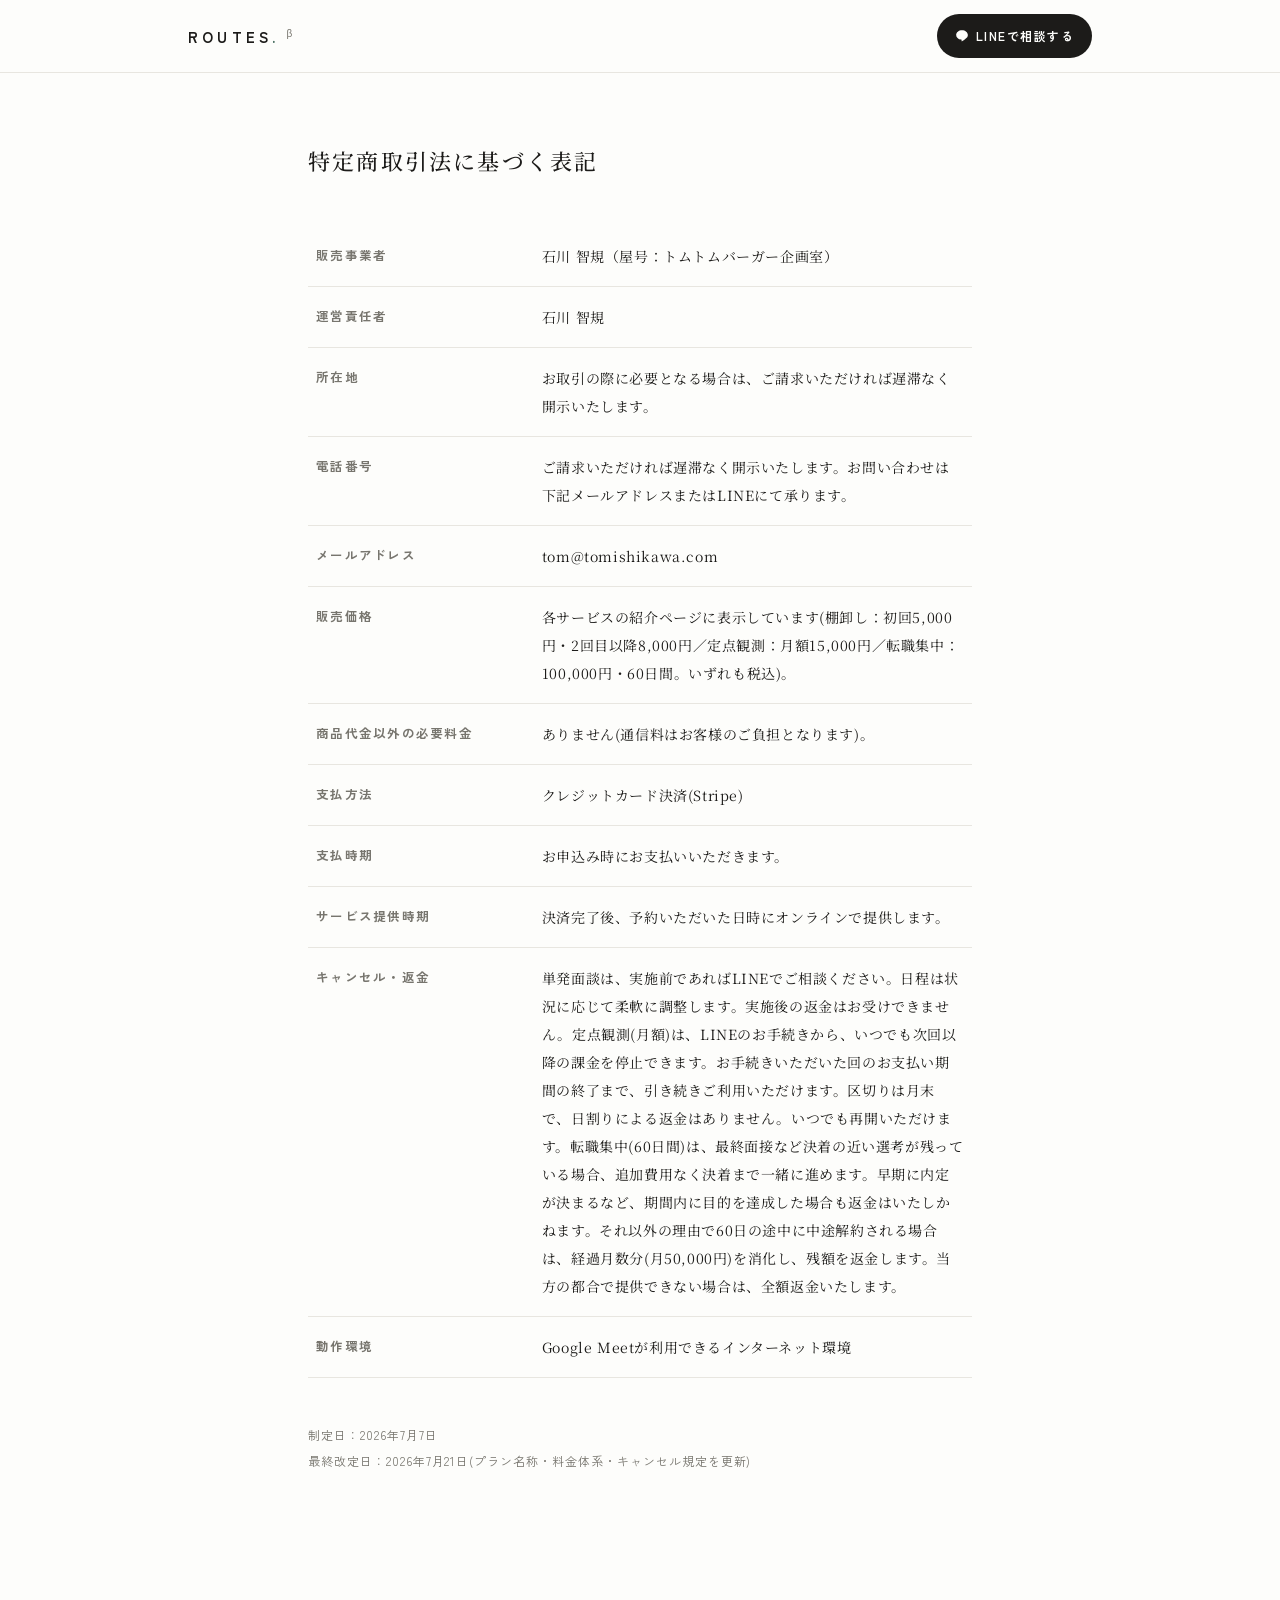
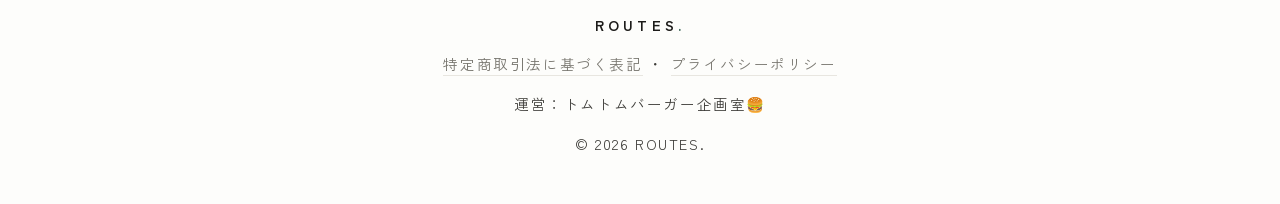
<file: tokushoho.html>
<!DOCTYPE html>
<html lang="ja">
<head>
<meta charset="UTF-8">
<meta name="viewport" content="width=device-width, initial-scale=1.0">
<title>特定商取引法に基づく表記 | ROUTES.</title>
<meta name="robots" content="noindex">
<link rel="icon" href="data:image/svg+xml,%3Csvg xmlns=%27http://www.w3.org/2000/svg%27 viewBox=%270 0 64 64%27%3E%3Ccircle cx=%2732%27 cy=%2732%27 r=%2712%27 fill=%27%232E5A4B%27/%3E%3C/svg%3E">
<link rel="preconnect" href="https://fonts.googleapis.com">
<link rel="preconnect" href="https://fonts.gstatic.com" crossorigin>
<link href="https://fonts.googleapis.com/css2?family=Noto+Serif+JP:wght@400;500&family=Zen+Kaku+Gothic+New:wght@500;700&display=swap" rel="stylesheet">
<link rel="stylesheet" href="/routes-common.css">
<style>
*{margin:0;padding:0;box-sizing:border-box;}
body{background:#FDFDFB;color:#1C1B19;font-family:"Noto Serif JP",serif;font-size:15px;line-height:2.2;letter-spacing:.04em;-webkit-font-smoothing:antialiased;}
main{max-width:720px;margin:0 auto;padding:140px 28px 90px;}
h1{font-size:22px;font-weight:500;letter-spacing:.1em;line-height:1.9;margin-bottom:44px;}
h2{font-family:"Zen Kaku Gothic New",sans-serif;font-size:14px;font-weight:700;letter-spacing:.14em;margin:44px 0 14px;color:#2E5A4B;}
p,li{color:#3d3c38;font-size:14.5px;}
ul{padding-left:1.4em;}
table{width:100%;border-collapse:collapse;font-size:14px;}
th,td{text-align:left;padding:16px 8px;border-bottom:1px solid #E8E6E0;vertical-align:top;line-height:2;}
th{font-family:"Zen Kaku Gothic New",sans-serif;font-weight:700;font-size:12.5px;letter-spacing:.1em;color:#77756E;width:34%;white-space:nowrap;}
.updated{font-family:"Zen Kaku Gothic New",sans-serif;font-size:12px;color:#77756E;margin-top:44px;letter-spacing:.08em;}
a{color:inherit;}
</style>
</head>
<body>
<header>
  <div class="header-in">
    <a class="logo" href="/">ROUTES<span class="dot">.</span><span class="beta">&beta;</span></a>
    <a class="header-cta" href="https://line.me/R/ti/p/@682ijyfy" target="_blank" rel="noopener"><svg viewBox="0 0 24 24" aria-hidden="true" style="width:14px;height:14px;fill:currentColor;"><path d="M12 2C6.48 2 2 5.64 2 10.13c0 4.03 3.58 7.4 8.41 8.04.33.07.77.22.89.5.1.26.07.66.03.92l-.14.86c-.04.26-.2 1 .88.55 1.08-.46 5.8-3.42 7.92-5.85C21.5 13.5 22 11.9 22 10.13 22 5.64 17.52 2 12 2z"/></svg>LINEで相談する</a>
  </div>
</header>
<main>
<h1>特定商取引法に基づく表記</h1>
<table>
<tr><th>販売事業者</th><td>石川 智規（屋号：トムトムバーガー企画室）</td></tr>
<tr><th>運営責任者</th><td>石川 智規</td></tr>
<tr><th>所在地</th><td>お取引の際に必要となる場合は、ご請求いただければ遅滞なく開示いたします。</td></tr>
<tr><th>電話番号</th><td>ご請求いただければ遅滞なく開示いたします。お問い合わせは下記メールアドレスまたはLINEにて承ります。</td></tr>
<tr><th>メールアドレス</th><td>tom@tomishikawa.com</td></tr>
<tr><th>販売価格</th><td>各サービスの紹介ページに表示しています(棚卸し：初回5,000円・2回目以降8,000円／定点観測：月額15,000円／転職集中：100,000円・60日間。いずれも税込)。</td></tr>
<tr><th>商品代金以外の必要料金</th><td>ありません(通信料はお客様のご負担となります)。</td></tr>
<tr><th>支払方法</th><td>クレジットカード決済(Stripe)</td></tr>
<tr><th>支払時期</th><td>お申込み時にお支払いいただきます。</td></tr>
<tr><th>サービス提供時期</th><td>決済完了後、予約いただいた日時にオンラインで提供します。</td></tr>
<tr><th>キャンセル・返金</th><td>単発面談は、実施前であればLINEでご相談ください。日程は状況に応じて柔軟に調整します。実施後の返金はお受けできません。定点観測(月額)は、LINEのお手続きから、いつでも次回以降の課金を停止できます。お手続きいただいた回のお支払い期間の終了まで、引き続きご利用いただけます。区切りは月末で、日割りによる返金はありません。いつでも再開いただけます。転職集中(60日間)は、最終面接など決着の近い選考が残っている場合、追加費用なく決着まで一緒に進めます。早期に内定が決まるなど、期間内に目的を達成した場合も返金はいたしかねます。それ以外の理由で60日の途中に中途解約される場合は、経過月数分(月50,000円)を消化し、残額を返金します。当方の都合で提供できない場合は、全額返金いたします。</td></tr>
<tr><th>動作環境</th><td>Google Meetが利用できるインターネット環境</td></tr>
</table>
<p class="updated">制定日：2026年7月7日<br>最終改定日：2026年7月21日(プラン名称・料金体系・キャンセル規定を更新)</p>
</main>
<footer>
  <p class="flogo">ROUTES<span class="dot">.</span></p>
  <p class="flinks"><a href="/tokushoho.html">特定商取引法に基づく表記</a> ・ <a href="/privacy.html">プライバシーポリシー</a></p>
  <p>運営：トムトムバーガー企画室🍔</p>
  <p>&copy; 2026 ROUTES.</p>
</footer>
</body>
</html>
</file>
<file: routes-common.css>
/* ============================================
   ROUTES. 共通スタイル（全ページのヘッダー・フッター）
   version 2.0 (2026-07-21) ※ index.html v2.0 と対応

   変更概要:
     - v2.0 (2026-07-21): デザイントークンに --serif-display / --serif-body を追加。
       バージョンコメントを追加。適用範囲の注記を実態に合わせて修正。
     - v1.x: 初期実装

   【適用範囲の注意】
   このファイルの :root が実際に効くのは、独自の :root を持たない
   404 / 特商法 / プラポリ の各ページです。
   index.html は自前の <style> 内で :root を再定義しており（後勝ち）、
   ここを直しても index には反映されません。
   色や書体を変える場合は index.html 側の :root も必ずセットで直してください。
   なお header / footer のスタイルは全ページに反映されます。
============================================ */
:root{
  --paper:#FDFDFB;
  --ink:#1C1B19;
  --root-green:#2E5A4B;
  --ash:#77756E;
  --rule:#E8E6E0;
  --line-green:#06C755;
  --serif-display:"Shippori Mincho","Noto Serif JP",serif;
  --serif-body:"Noto Serif JP",serif;
  --sans:"Zen Kaku Gothic New",sans-serif;
}

/* ---------- header ---------- */
header{
  position:fixed;top:0;left:0;right:0;z-index:50;
  background:rgba(253,253,251,.86);backdrop-filter:blur(8px);
  border-bottom:1px solid var(--rule);
}
.header-in{max-width:960px;margin:0 auto;padding:14px 28px;display:flex;justify-content:space-between;align-items:center;}
.logo{font-family:var(--sans);font-weight:700;font-size:15px;letter-spacing:.28em;text-decoration:none;color:var(--ink);}
.logo .dot{color:var(--root-green);}
.logo .beta{font-family:var(--sans);font-size:10px;font-weight:500;letter-spacing:.08em;color:var(--ash);margin-left:7px;vertical-align:super;}
.header-cta{
  display:inline-flex;align-items:center;gap:7px;
  font-family:var(--sans);font-size:12px;font-weight:700;letter-spacing:.12em;
  text-decoration:none;color:var(--paper);background:var(--ink);
  padding:9px 18px;border-radius:999px;transition:background .3s;
}
.header-cta:hover{background:var(--root-green);}

/* ---------- footer ---------- */
footer{padding:44px 0;text-align:center;font-family:var(--sans);font-size:11.5px;letter-spacing:.14em;color:var(--ash);}
footer .flogo{font-weight:700;letter-spacing:.28em;color:var(--ink);}
footer .flogo .dot{color:var(--root-green);}
footer p+p{margin-top:8px;}
.flinks a{color:var(--ash);text-decoration:none;border-bottom:1px solid var(--rule);padding-bottom:1px;}
.flinks a:hover{color:var(--root-green);}
</file>
